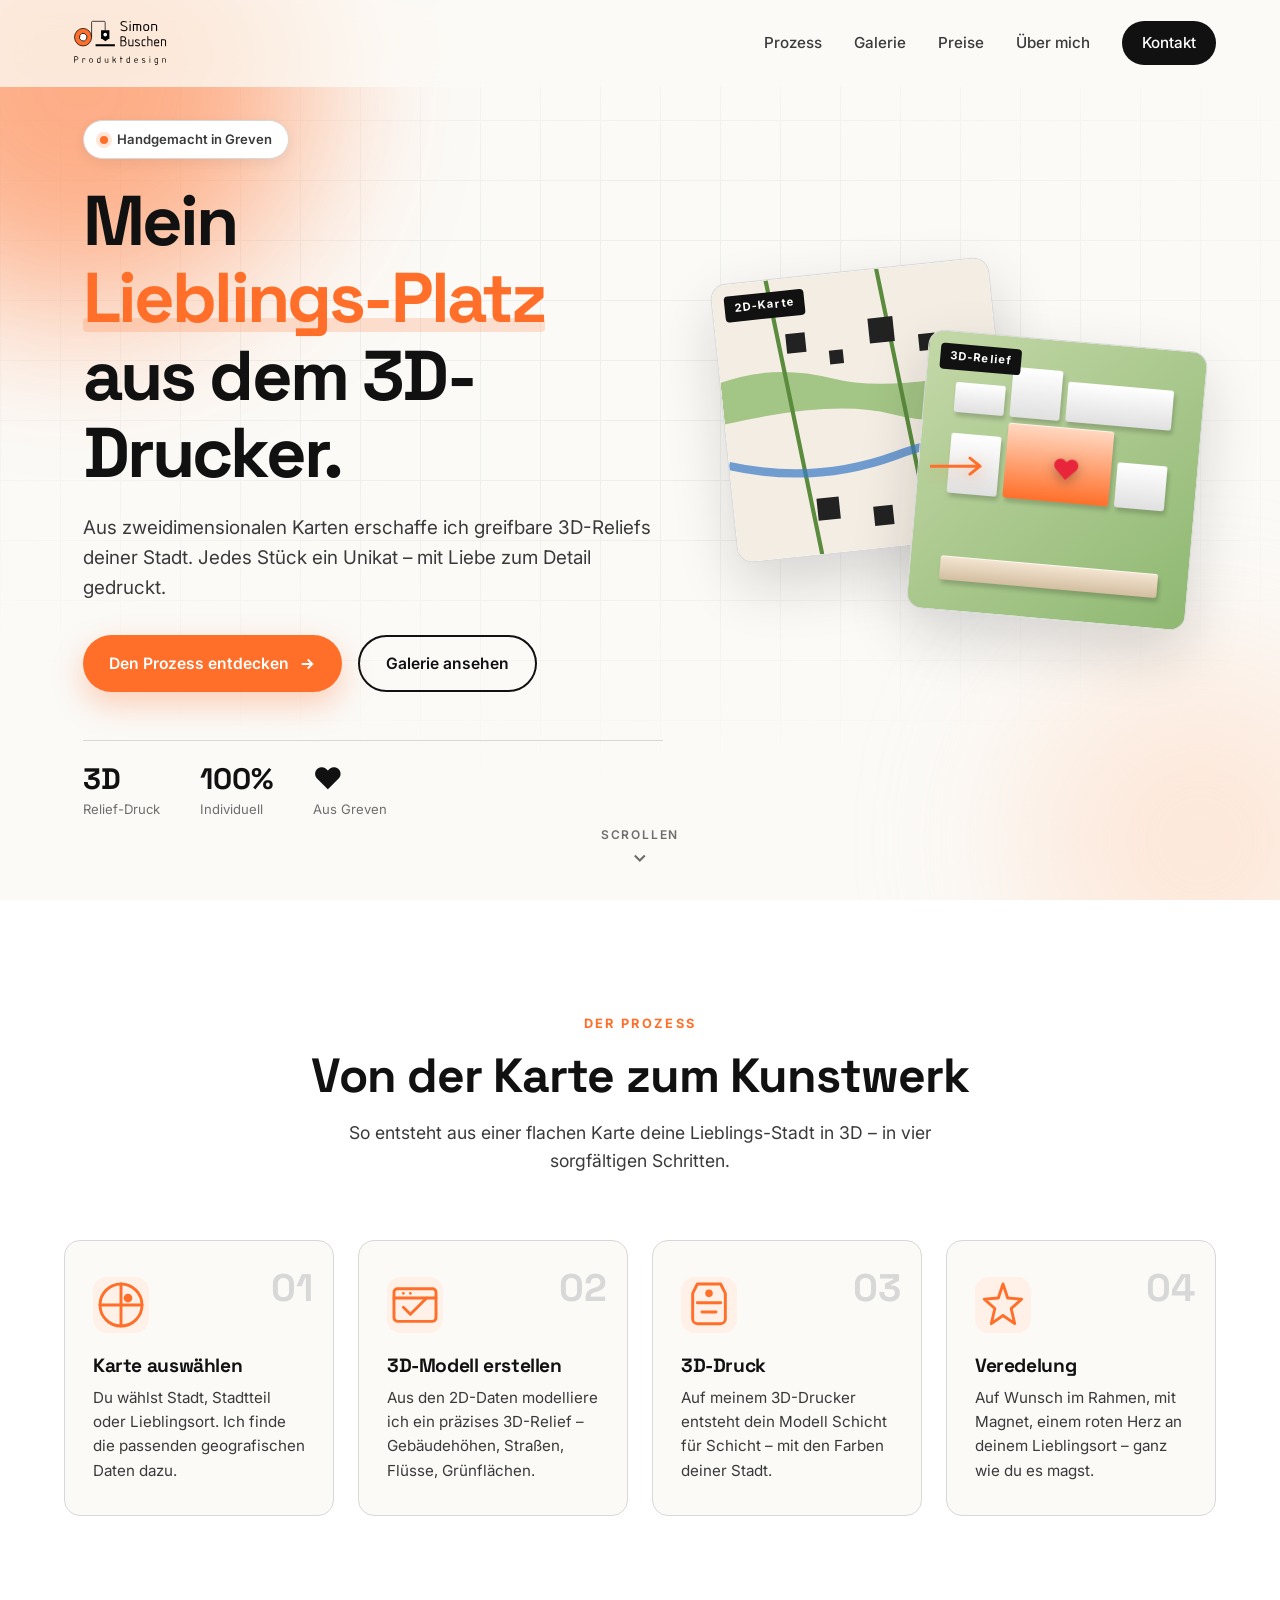
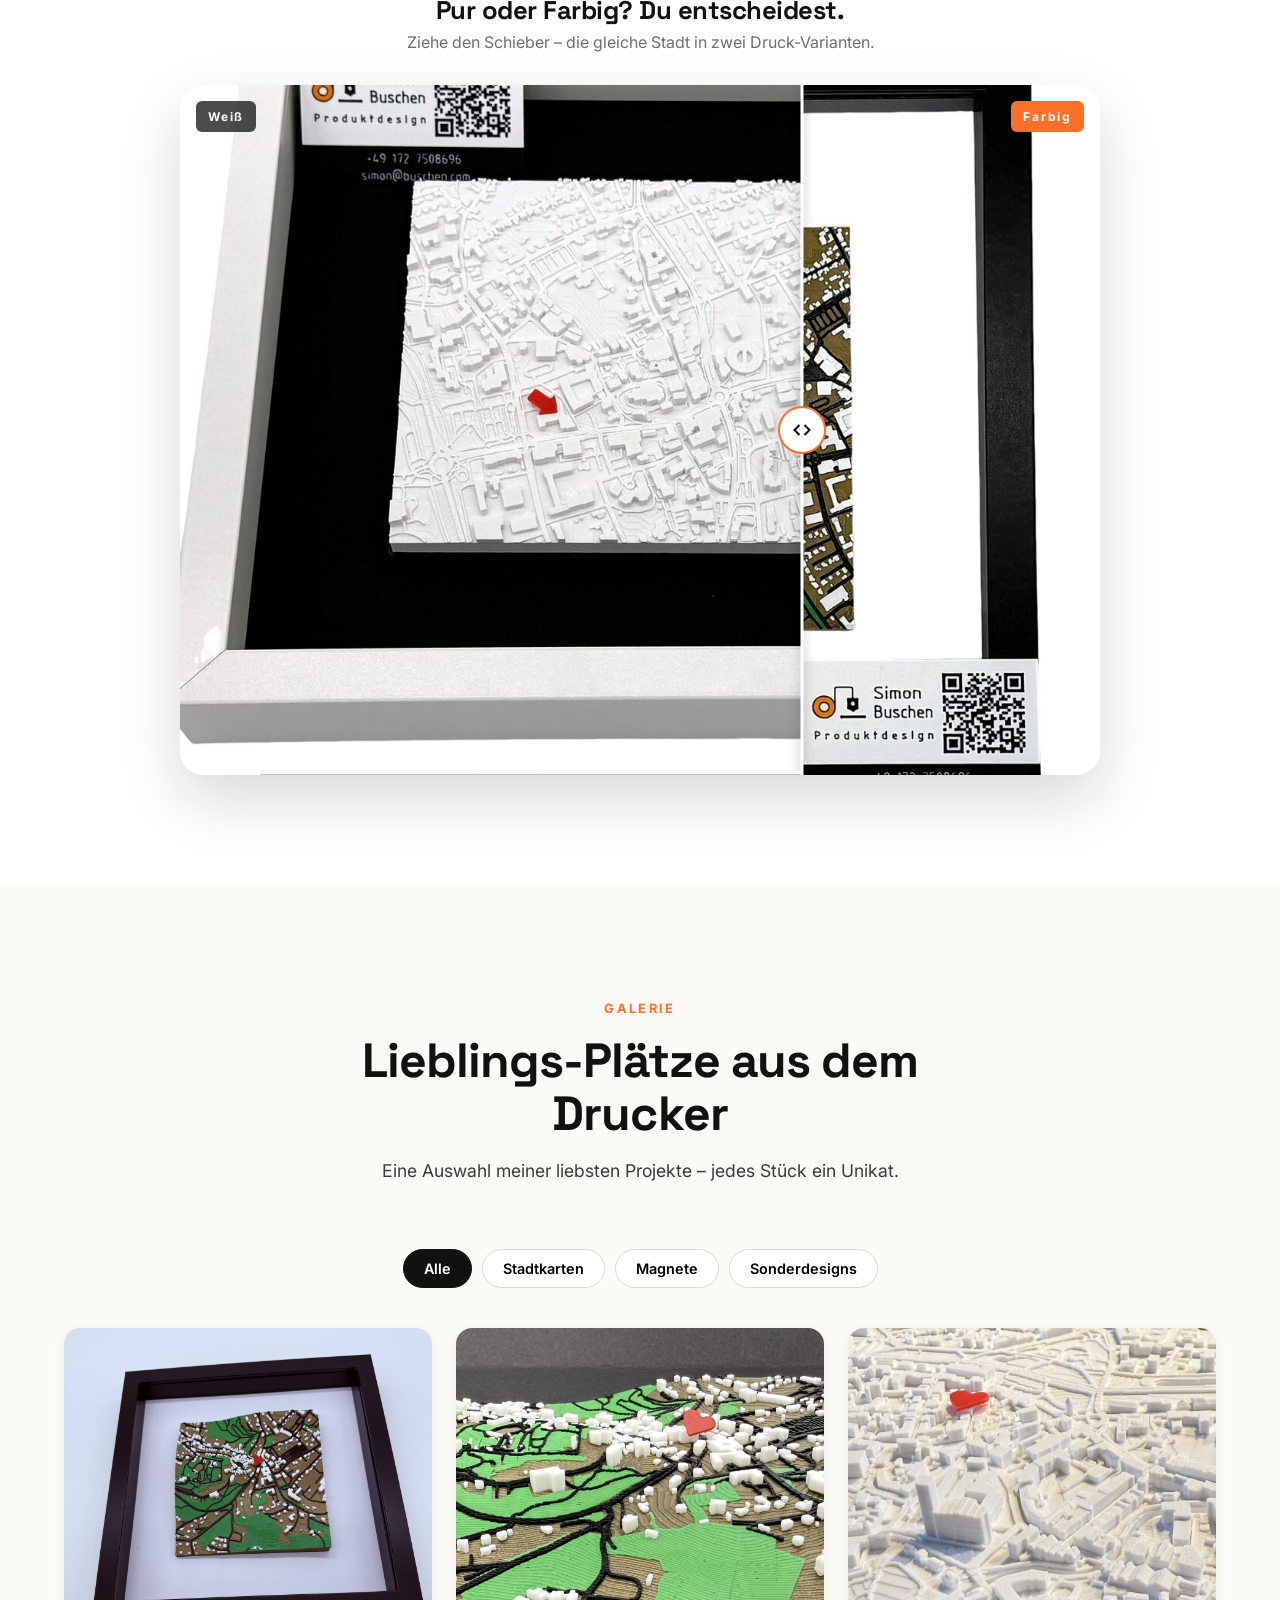
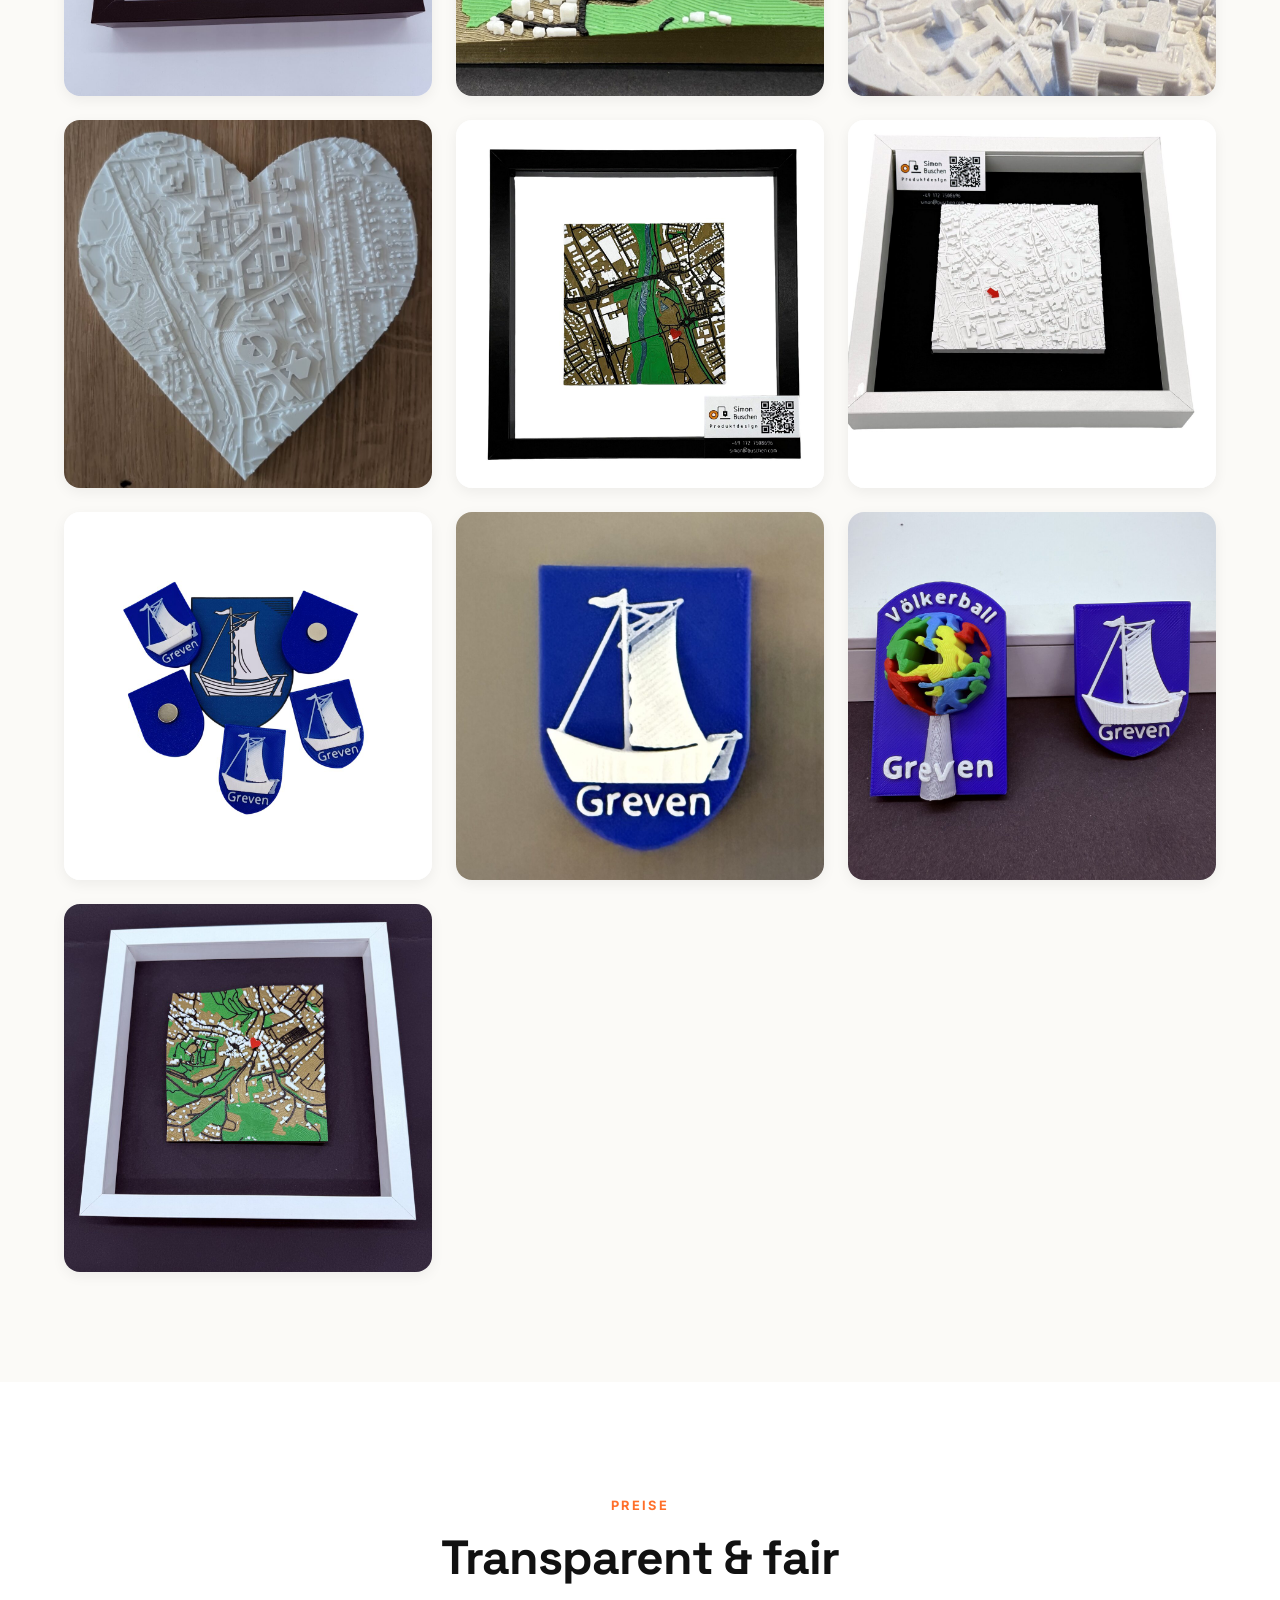
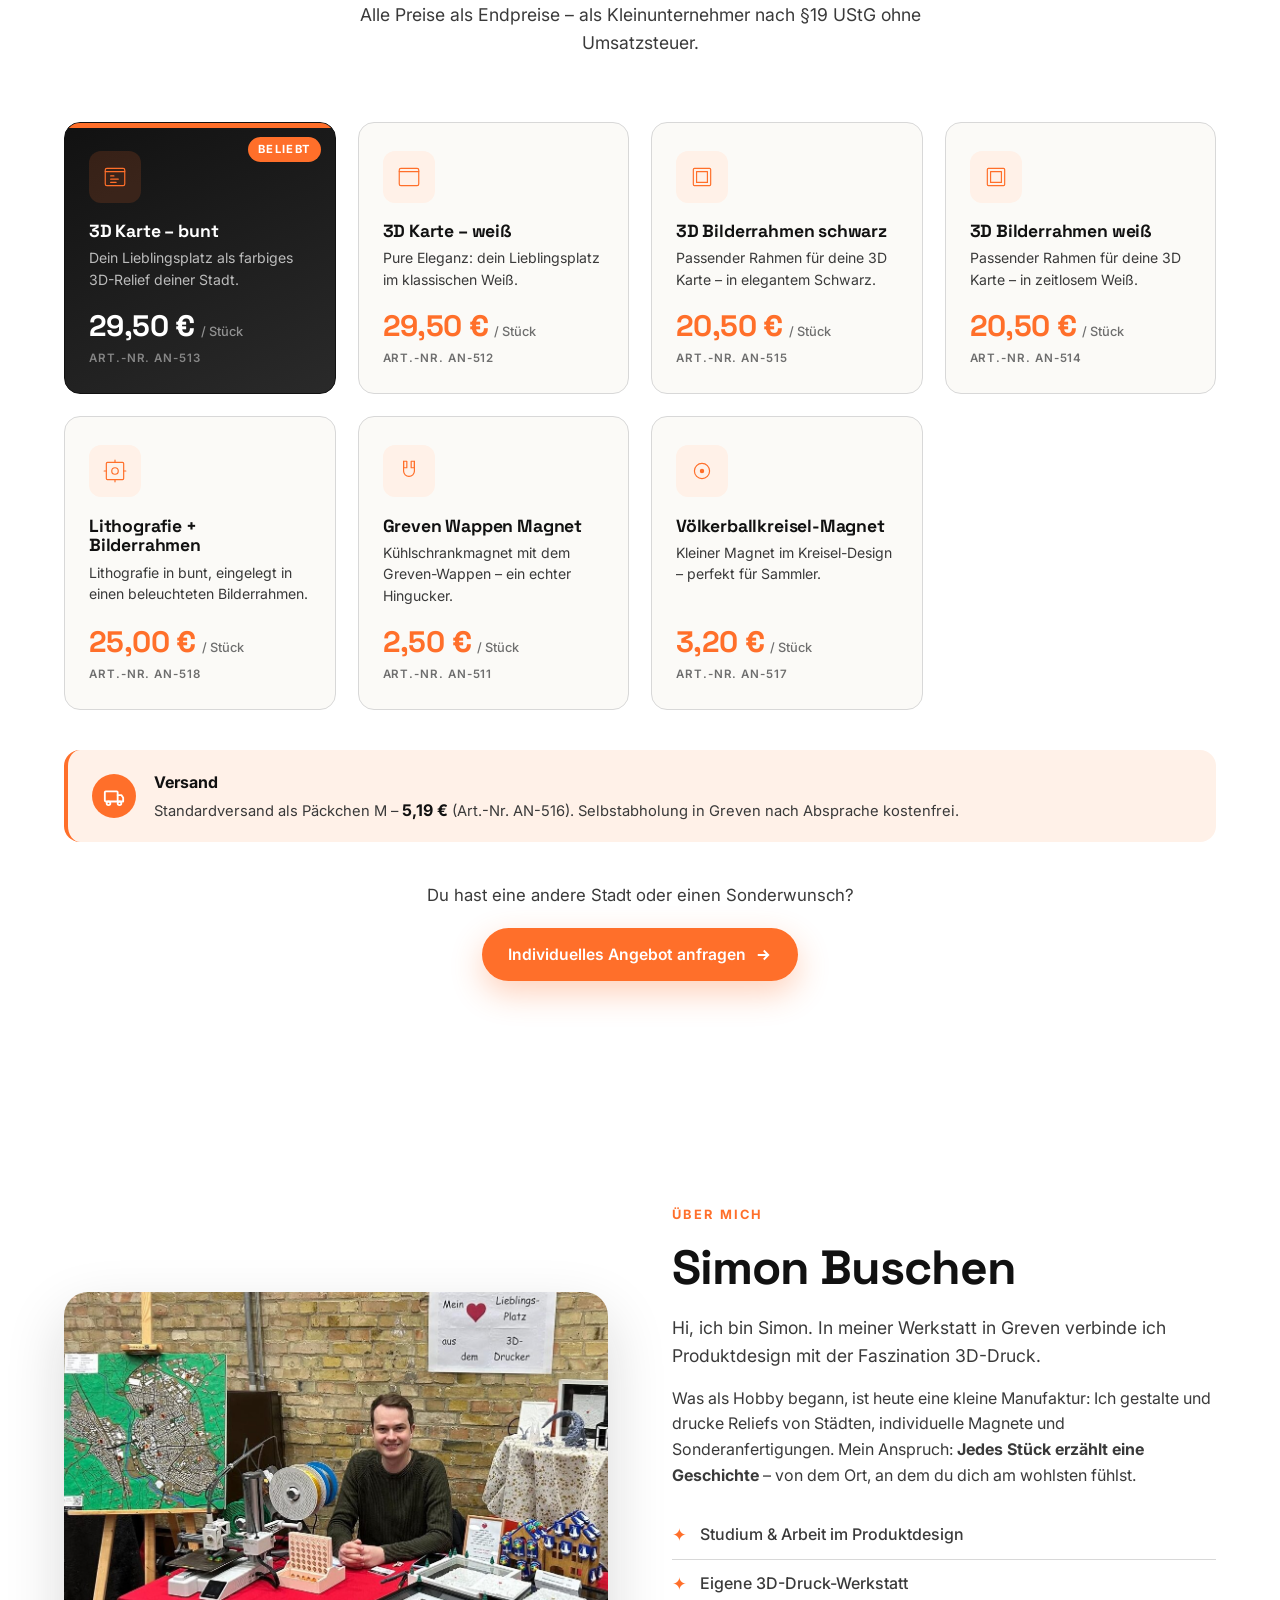
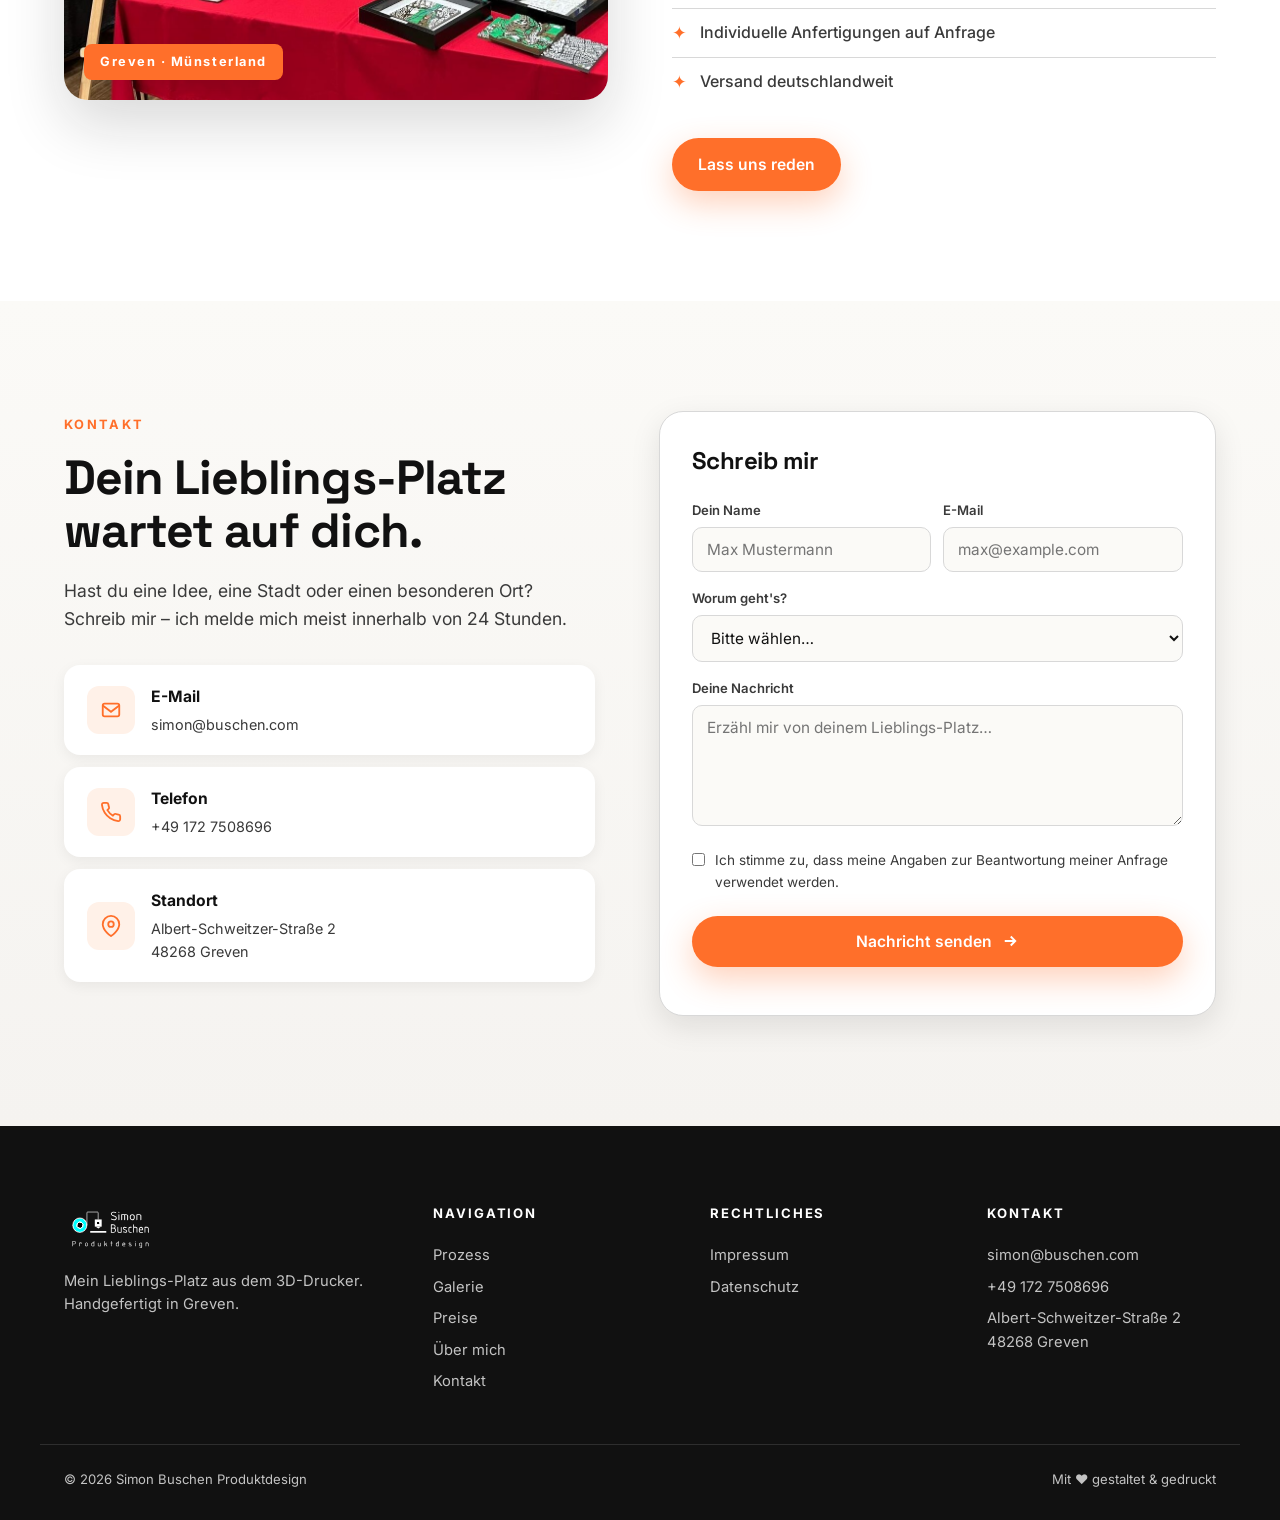
<file: index.html>
<!DOCTYPE html>
<html lang="de">
<head>
  <meta charset="UTF-8" />
  <meta name="viewport" content="width=device-width, initial-scale=1.0" />
  <title>Simon Buschen Produktdesign – Mein Lieblings-Platz aus dem 3D-Drucker</title>
  <meta name="description" content="Aus 2D-Karten werden einzigartige 3D-gedruckte Reliefs deiner Lieblings-Stadt. Personalisierte Magnete, gerahmte Stadtkarten und individuelle Produktdesigns aus Greven." />
  <meta name="theme-color" content="#ff6f2a" />
  <meta property="og:title" content="Simon Buschen Produktdesign" />
  <meta property="og:description" content="Mein Lieblings-Platz aus dem 3D-Drucker – einzigartige 3D-Reliefs deiner Stadt." />
  <meta property="og:image" content="images/tecklenburg-rahmen.jpg" />
  <meta property="og:type" content="website" />
  <link rel="icon" type="image/png" href="images/logo-icon.png" />
  <link rel="apple-touch-icon" href="images/logo-icon.png" />
  <link rel="preconnect" href="https://fonts.googleapis.com" />
  <link rel="preconnect" href="https://fonts.gstatic.com" crossorigin />
  <link href="https://fonts.googleapis.com/css2?family=Inter:wght@400;500;600;700;800;900&family=Space+Grotesk:wght@500;700&display=swap" rel="stylesheet" />
  <link rel="stylesheet" href="styles.css" />
</head>
<body>
  <!-- ============= NAVIGATION ============= -->
  <header class="nav" id="nav">
    <div class="container nav-inner">
      <a href="#top" class="nav-logo" aria-label="Simon Buschen Produktdesign – Startseite">
        <img class="logo-full" src="images/logo.svg" alt="Simon Buschen Produktdesign" />
        <img class="logo-mark" src="images/logo-icon.svg" alt="Simon Buschen Produktdesign" />
      </a>
      <nav class="nav-links" aria-label="Hauptnavigation">
        <a href="#prozess">Prozess</a>
        <a href="#galerie">Galerie</a>
        <a href="#preise">Preise</a>
        <a href="#ueber-mich">Über mich</a>
        <a href="#kontakt" class="nav-cta">Kontakt</a>
      </nav>
      <button class="nav-toggle" id="navToggle" aria-label="Menü öffnen" aria-expanded="false">
        <span></span><span></span><span></span>
      </button>
    </div>
  </header>

  <!-- ============= HERO ============= -->
  <section class="hero" id="top">
    <div class="hero-bg" aria-hidden="true">
      <div class="grid-bg"></div>
      <div class="blob blob-1"></div>
      <div class="blob blob-2"></div>
    </div>

    <div class="container hero-inner">
      <div class="hero-text">
        <span class="hero-badge">
          <span class="dot"></span>
          Handgemacht in Greven
        </span>
        <h1 class="hero-title">
          Mein <span class="accent">Lieblings­-Platz</span><br />
          aus dem 3D-Drucker.
        </h1>
        <p class="hero-sub">
          Aus zweidimensionalen Karten erschaffe ich greifbare 3D-Reliefs deiner
          Stadt. Jedes Stück ein Unikat – mit Liebe zum Detail gedruckt.
        </p>
        <div class="hero-actions">
          <a href="#prozess" class="btn btn-primary">
            Den Prozess entdecken
            <svg viewBox="0 0 24 24" width="18" height="18" fill="none" stroke="currentColor" stroke-width="2.5"><path d="M5 12h14M13 6l6 6-6 6"/></svg>
          </a>
          <a href="#galerie" class="btn btn-ghost">Galerie ansehen</a>
        </div>
        <div class="hero-stats">
          <div><strong>3D</strong><span>Relief-Druck</span></div>
          <div><strong>100%</strong><span>Individuell</span></div>
          <div><strong>♥</strong><span>Aus Greven</span></div>
        </div>
      </div>

      <!-- Animated 2D→3D Visual -->
      <div class="hero-visual" aria-hidden="true">
        <div class="card-stack">
          <div class="card card-2d">
            <div class="card-label">2D-Karte</div>
            <svg viewBox="0 0 200 200" class="map-2d">
              <rect width="200" height="200" fill="#f4ede4"/>
              <path d="M0 70 Q40 60 80 75 T200 80 L200 110 Q160 120 120 105 T0 100 Z" fill="#a3c585"/>
              <path d="M40 0 L60 200 M120 0 L140 200" stroke="#5b8c3e" stroke-width="3" fill="none"/>
              <path d="M0 130 Q60 150 120 135 T200 140" stroke="#3a7bc8" stroke-width="6" fill="none" opacity="0.7"/>
              <rect x="50" y="40" width="14" height="14" fill="#222"/>
              <rect x="80" y="55" width="10" height="10" fill="#222"/>
              <rect x="110" y="35" width="18" height="18" fill="#222"/>
              <rect x="145" y="50" width="12" height="12" fill="#222"/>
              <rect x="60" y="160" width="16" height="16" fill="#222"/>
              <rect x="100" y="170" width="14" height="14" fill="#222"/>
              <rect x="140" y="155" width="20" height="14" fill="#222"/>
            </svg>
          </div>
          <div class="card card-3d">
            <div class="card-label">3D-Relief</div>
            <div class="relief">
              <div class="r r1"></div><div class="r r2"></div><div class="r r3"></div>
              <div class="r r4"></div><div class="r r5"></div><div class="r r6"></div>
              <div class="r r7"></div><div class="heart-pin">♥</div>
            </div>
          </div>
          <div class="arrow-anim">
            <svg viewBox="0 0 60 24" width="60" height="24"><path d="M0 12 H50 M40 4 L50 12 L40 20" fill="none" stroke="currentColor" stroke-width="3" stroke-linecap="round" stroke-linejoin="round"/></svg>
          </div>
        </div>
      </div>
    </div>

    <a href="#prozess" class="scroll-hint" aria-label="Nach unten scrollen">
      <span>scrollen</span>
      <svg viewBox="0 0 24 24" width="20" height="20" fill="none" stroke="currentColor" stroke-width="2.5"><path d="M6 9l6 6 6-6"/></svg>
    </a>
  </section>

  <!-- ============= PROZESS ============= -->
  <section class="section prozess" id="prozess">
    <div class="container">
      <div class="section-head">
        <span class="eyebrow">Der Prozess</span>
        <h2>Von der Karte zum Kunstwerk</h2>
        <p class="lead">
          So entsteht aus einer flachen Karte deine Lieblings-Stadt in 3D – in
          vier sorgfältigen Schritten.
        </p>
      </div>

      <ol class="steps">
        <li class="step" data-step="01">
          <div class="step-num">01</div>
          <div class="step-icon">
            <svg viewBox="0 0 48 48" fill="none" stroke="currentColor" stroke-width="2.5" stroke-linecap="round" stroke-linejoin="round"><circle cx="24" cy="24" r="18"/><path d="M24 6v36M6 24h36"/><circle cx="30" cy="18" r="2.5" fill="currentColor"/></svg>
          </div>
          <h3>Karte auswählen</h3>
          <p>Du wählst Stadt, Stadtteil oder Lieblingsort. Ich finde die passenden geografischen Daten dazu.</p>
        </li>
        <li class="step" data-step="02">
          <div class="step-num">02</div>
          <div class="step-icon">
            <svg viewBox="0 0 48 48" fill="none" stroke="currentColor" stroke-width="2.5" stroke-linecap="round" stroke-linejoin="round"><rect x="6" y="10" width="36" height="28" rx="3"/><path d="M6 18h36M14 14h.01M20 14h.01"/><path d="M14 26l6 6 14-14"/></svg>
          </div>
          <h3>3D-Modell erstellen</h3>
          <p>Aus den 2D-Daten modelliere ich ein präzises 3D-Relief – Gebäudehöhen, Straßen, Flüsse, Grünflächen.</p>
        </li>
        <li class="step" data-step="03">
          <div class="step-num">03</div>
          <div class="step-icon">
            <svg viewBox="0 0 48 48" fill="none" stroke="currentColor" stroke-width="2.5" stroke-linecap="round" stroke-linejoin="round"><path d="M14 6h20l4 8v22a4 4 0 0 1-4 4H14a4 4 0 0 1-4-4V14z"/><path d="M14 22h20M18 30h12"/><circle cx="24" cy="14" r="2" fill="currentColor"/></svg>
          </div>
          <h3>3D-Druck</h3>
          <p>Auf meinem 3D-Drucker entsteht dein Modell Schicht für Schicht – mit den Farben deiner Stadt.</p>
        </li>
        <li class="step" data-step="04">
          <div class="step-num">04</div>
          <div class="step-icon">
            <svg viewBox="0 0 48 48" fill="none" stroke="currentColor" stroke-width="2.5" stroke-linecap="round" stroke-linejoin="round"><path d="M24 6l4 12 12 1-9 8 3 13-10-7-10 7 3-13-9-8 12-1z"/></svg>
          </div>
          <h3>Veredelung</h3>
          <p>Auf Wunsch im Rahmen, mit Magnet, einem roten Herz an deinem Lieblingsort – ganz wie du es magst.</p>
        </li>
      </ol>

      <!-- Interaktiver Vorher/Nachher Slider -->
      <div class="compare-wrapper">
        <h3 class="compare-title">Pur oder Farbig? Du entscheidest.</h3>
        <p class="compare-sub">Ziehe den Schieber – die gleiche Stadt in zwei Druck-Varianten.</p>
        <div class="compare" id="compare">
          <img class="compare-after"  src="images/greven-hallenbad-farbig.jpg" alt="3D-gedruckte farbige Karte von Greven"/>
          <img class="compare-before" src="images/greven-hallenbad-weiss.jpg"  alt="3D-Karte in weiß ohne Farbe"/>
          <div class="compare-handle">
            <div class="compare-line"></div>
            <button class="compare-btn" type="button" aria-label="Vergleichen ziehen">
              <svg viewBox="0 0 24 24" width="20" height="20" fill="none" stroke="currentColor" stroke-width="2.5"><path d="M9 6l-6 6 6 6M15 6l6 6-6 6"/></svg>
            </button>
          </div>
          <div class="compare-tag tag-left">Weiß</div>
          <div class="compare-tag tag-right">Farbig</div>
        </div>
      </div>
    </div>
  </section>

  <!-- ============= GALERIE ============= -->
  <section class="section galerie" id="galerie">
    <div class="container">
      <div class="section-head">
        <span class="eyebrow">Galerie</span>
        <h2>Lieblings-Plätze aus dem Drucker</h2>
        <p class="lead">Eine Auswahl meiner liebsten Projekte – jedes Stück ein Unikat.</p>
      </div>

      <div class="filter-bar" role="tablist">
        <button class="chip active" data-filter="all" role="tab" aria-selected="true">Alle</button>
        <button class="chip" data-filter="karten" role="tab" aria-selected="false">Stadtkarten</button>
        <button class="chip" data-filter="magnete" role="tab" aria-selected="false">Magnete</button>
        <button class="chip" data-filter="design" role="tab" aria-selected="false">Sonderdesigns</button>
      </div>

      <div class="grid gallery" id="gallery">
        <figure class="card-img" data-cat="karten" data-img="images/tecklenburg-rahmen.jpg">
          <img src="images/tecklenburg-rahmen.jpg" alt="3D-gedruckte Karte von Tecklenburg im Rahmen" loading="lazy" />
          <figcaption><span>Tecklenburg im Rahmen</span><small>Gerahmtes Relief</small></figcaption>
        </figure>
        <figure class="card-img" data-cat="karten" data-img="images/tecklenburg-detail.jpg">
          <img src="images/tecklenburg-detail.jpg" alt="Detail Tecklenburg Relief" loading="lazy" />
          <figcaption><span>Tecklenburg Detail</span><small>Topografische Tiefen</small></figcaption>
        </figure>
        <figure class="card-img" data-cat="karten" data-img="images/muenster-rote-liebe.jpg">
          <img src="images/muenster-rote-liebe.jpg" alt="3D-Karte Münster mit rotem Herz" loading="lazy" />
          <figcaption><span>Münster – Rote Liebe</span><small>Mit Herz-Marker</small></figcaption>
        </figure>
        <figure class="card-img" data-cat="design" data-img="images/herz-weiss.jpg">
          <img src="images/herz-weiss.jpg" alt="Herzförmiges 3D-Relief einer Stadt" loading="lazy" />
          <figcaption><span>Herz-Karte</span><small>Sonderform</small></figcaption>
        </figure>
        <figure class="card-img" data-cat="karten" data-img="images/greven-hallenbad-farbig.jpg">
          <img src="images/greven-hallenbad-farbig.jpg" alt="Greven Hallenbad farbig" loading="lazy" />
          <figcaption><span>Greven – Hallenbad</span><small>Farbiges Relief</small></figcaption>
        </figure>
        <figure class="card-img" data-cat="karten" data-img="images/greven-hallenbad-weiss.jpg">
          <img src="images/greven-hallenbad-weiss.jpg" alt="Greven Hallenbad weiß" loading="lazy" />
          <figcaption><span>Greven – Weiß</span><small>Pures Relief</small></figcaption>
        </figure>
        <figure class="card-img" data-cat="magnete" data-img="images/greven-wappen-magnete.jpg">
          <img src="images/greven-wappen-magnete.jpg" alt="Greven Wappen Magnete" loading="lazy" />
          <figcaption><span>Greven Wappen</span><small>Kühlschrankmagnete</small></figcaption>
        </figure>
        <figure class="card-img" data-cat="magnete" data-img="images/greven-wappen-detail.jpg">
          <img src="images/greven-wappen-detail.jpg" alt="Greven Magnet Detail" loading="lazy" />
          <figcaption><span>Wappen Detail</span><small>Greven Emspünte</small></figcaption>
        </figure>
        <figure class="card-img" data-cat="magnete" data-img="images/kuehlschrank-magnete.jpg">
          <img src="images/kuehlschrank-magnete.jpg" alt="Kühlschrank-Magnete" loading="lazy" />
          <figcaption><span>Magnet-Auswahl</span><small>Verschiedene Designs</small></figcaption>
        </figure>
        <figure class="card-img" data-cat="karten" data-img="images/tecklenburg-rahmen2.jpg">
          <img src="images/tecklenburg-rahmen2.jpg" alt="Tecklenburg gerahmt Variante" loading="lazy" />
          <figcaption><span>Tecklenburg</span><small>Variante</small></figcaption>
        </figure>
      </div>
    </div>
  </section>

  <!-- Lightbox -->
  <div class="lightbox" id="lightbox" hidden>
    <button class="lb-close" aria-label="Schließen">×</button>
    <button class="lb-prev" aria-label="Vorheriges Bild">‹</button>
    <img class="lb-img" alt="" />
    <button class="lb-next" aria-label="Nächstes Bild">›</button>
  </div>

  <!-- ============= PREISE ============= -->
  <section class="section preise" id="preise">
    <div class="container">
      <div class="section-head">
        <span class="eyebrow">Preise</span>
        <h2>Transparent &amp; fair</h2>
        <p class="lead">Alle Preise als Endpreise – als Kleinunternehmer nach §19 UStG ohne Umsatzsteuer.</p>
      </div>

      <div class="preise-grid">

        <!-- 3D Karten - Highlight -->
        <article class="preis-card preis-feature">
          <span class="preis-tag">Beliebt</span>
          <div class="preis-icon">
            <svg viewBox="0 0 48 48" fill="none" stroke="currentColor" stroke-width="2.2" stroke-linecap="round" stroke-linejoin="round"><rect x="6" y="8" width="36" height="32" rx="3"/><path d="M6 14h36M16 22h6M16 28h14M16 34h10"/></svg>
          </div>
          <h3>3D Karte – bunt</h3>
          <p>Dein Lieblingsplatz als farbiges 3D-Relief deiner Stadt.</p>
          <div class="preis-row">
            <span class="preis-amount">29,50 €</span>
            <span class="preis-unit">/ Stück</span>
          </div>
          <span class="preis-art">Art.-Nr. AN-513</span>
        </article>

        <article class="preis-card">
          <div class="preis-icon">
            <svg viewBox="0 0 48 48" fill="none" stroke="currentColor" stroke-width="2.2" stroke-linecap="round" stroke-linejoin="round"><rect x="6" y="8" width="36" height="32" rx="3"/><path d="M6 14h36"/></svg>
          </div>
          <h3>3D Karte – weiß</h3>
          <p>Pure Eleganz: dein Lieblingsplatz im klassischen Weiß.</p>
          <div class="preis-row">
            <span class="preis-amount">29,50 €</span>
            <span class="preis-unit">/ Stück</span>
          </div>
          <span class="preis-art">Art.-Nr. AN-512</span>
        </article>

        <!-- Bilderrahmen -->
        <article class="preis-card">
          <div class="preis-icon">
            <svg viewBox="0 0 48 48" fill="none" stroke="currentColor" stroke-width="2.2" stroke-linecap="round" stroke-linejoin="round"><rect x="8" y="8" width="32" height="32" rx="2"/><rect x="14" y="14" width="20" height="20"/></svg>
          </div>
          <h3>3D Bilderrahmen schwarz</h3>
          <p>Passender Rahmen für deine 3D Karte – in elegantem Schwarz.</p>
          <div class="preis-row">
            <span class="preis-amount">20,50 €</span>
            <span class="preis-unit">/ Stück</span>
          </div>
          <span class="preis-art">Art.-Nr. AN-515</span>
        </article>

        <article class="preis-card">
          <div class="preis-icon">
            <svg viewBox="0 0 48 48" fill="none" stroke="currentColor" stroke-width="2.2" stroke-linecap="round" stroke-linejoin="round"><rect x="8" y="8" width="32" height="32" rx="2"/><rect x="14" y="14" width="20" height="20"/></svg>
          </div>
          <h3>3D Bilderrahmen weiß</h3>
          <p>Passender Rahmen für deine 3D Karte – in zeitlosem Weiß.</p>
          <div class="preis-row">
            <span class="preis-amount">20,50 €</span>
            <span class="preis-unit">/ Stück</span>
          </div>
          <span class="preis-art">Art.-Nr. AN-514</span>
        </article>

        <!-- Lithografie -->
        <article class="preis-card">
          <div class="preis-icon">
            <svg viewBox="0 0 48 48" fill="none" stroke="currentColor" stroke-width="2.2" stroke-linecap="round" stroke-linejoin="round"><rect x="8" y="8" width="32" height="32" rx="2"/><circle cx="24" cy="24" r="6"/><path d="M24 4v4M24 40v4M4 24h4M40 24h4"/></svg>
          </div>
          <h3>Lithografie + Bilderrahmen</h3>
          <p>Lithografie in bunt, eingelegt in einen beleuchteten Bilderrahmen.</p>
          <div class="preis-row">
            <span class="preis-amount">25,00 €</span>
            <span class="preis-unit">/ Stück</span>
          </div>
          <span class="preis-art">Art.-Nr. AN-518</span>
        </article>

        <!-- Magnete -->
        <article class="preis-card">
          <div class="preis-icon">
            <svg viewBox="0 0 48 48" fill="none" stroke="currentColor" stroke-width="2.2" stroke-linecap="round" stroke-linejoin="round"><path d="M14 6v18a10 10 0 0 0 20 0V6"/><path d="M14 6h6v12h-6zM28 6h6v12h-6z"/></svg>
          </div>
          <h3>Greven Wappen Magnet</h3>
          <p>Kühlschrankmagnet mit dem Greven-Wappen – ein echter Hingucker.</p>
          <div class="preis-row">
            <span class="preis-amount">2,50 €</span>
            <span class="preis-unit">/ Stück</span>
          </div>
          <span class="preis-art">Art.-Nr. AN-511</span>
        </article>

        <article class="preis-card">
          <div class="preis-icon">
            <svg viewBox="0 0 48 48" fill="none" stroke="currentColor" stroke-width="2.2" stroke-linecap="round" stroke-linejoin="round"><circle cx="24" cy="24" r="14"/><circle cx="24" cy="24" r="3" fill="currentColor"/></svg>
          </div>
          <h3>Völkerballkreisel-Magnet</h3>
          <p>Kleiner Magnet im Kreisel-Design – perfekt für Sammler.</p>
          <div class="preis-row">
            <span class="preis-amount">3,20 €</span>
            <span class="preis-unit">/ Stück</span>
          </div>
          <span class="preis-art">Art.-Nr. AN-517</span>
        </article>

      </div>

      <!-- Versand-Hinweis -->
      <div class="preise-note">
        <div class="preise-note-icon">
          <svg viewBox="0 0 24 24" fill="none" stroke="currentColor" stroke-width="2" stroke-linecap="round" stroke-linejoin="round"><rect x="2" y="7" width="14" height="11" rx="1"/><path d="M16 11h4l2 3v4h-6"/><circle cx="6" cy="20" r="2"/><circle cx="18" cy="20" r="2"/></svg>
        </div>
        <div>
          <strong>Versand</strong>
          <span>Standardversand als Päckchen M – <strong>5,19 €</strong> (Art.-Nr. AN-516). Selbstabholung in Greven nach Absprache kostenfrei.</span>
        </div>
      </div>

      <!-- CTA -->
      <div class="preise-cta">
        <p>Du hast eine andere Stadt oder einen Sonderwunsch?</p>
        <a href="#kontakt" class="btn btn-primary">
          Individuelles Angebot anfragen
          <svg viewBox="0 0 24 24" width="18" height="18" fill="none" stroke="currentColor" stroke-width="2.5"><path d="M5 12h14M13 6l6 6-6 6"/></svg>
        </a>
      </div>

    </div>
  </section>

  <!-- ============= ÜBER MICH ============= -->
  <section class="section ueber" id="ueber-mich">
    <div class="container ueber-grid">
      <div class="ueber-img">
        <img src="images/hero-simon-stand.jpg" alt="Simon Buschen an seinem Stand auf dem Weihnachtsmarkt" loading="lazy"/>
        <div class="ueber-img-tag">Greven · Münsterland</div>
      </div>
      <div class="ueber-text">
        <span class="eyebrow">Über mich</span>
        <h2>Simon Buschen</h2>
        <p class="lead">
          Hi, ich bin Simon. In meiner Werkstatt in Greven verbinde ich
          Produktdesign mit der Faszination 3D-Druck.
        </p>
        <p>
          Was als Hobby begann, ist heute eine kleine Manufaktur:
          Ich gestalte und drucke Reliefs von Städten, individuelle Magnete
          und Sonderanfertigungen. Mein Anspruch: <strong>Jedes Stück
          erzählt eine Geschichte</strong> – von dem Ort, an dem du dich am
          wohlsten fühlst.
        </p>
        <ul class="ueber-list">
          <li><span>✦</span>Studium &amp; Arbeit im Produktdesign</li>
          <li><span>✦</span>Eigene 3D-Druck-Werkstatt</li>
          <li><span>✦</span>Individuelle Anfertigungen auf Anfrage</li>
          <li><span>✦</span>Versand deutschlandweit</li>
        </ul>
        <a href="#kontakt" class="btn btn-primary">Lass uns reden</a>
      </div>
    </div>
  </section>

  <!-- ============= KONTAKT ============= -->
  <section class="section kontakt" id="kontakt">
    <div class="container kontakt-grid">
      <div class="kontakt-info">
        <span class="eyebrow">Kontakt</span>
        <h2>Dein Lieblings-Platz<br/>wartet auf dich.</h2>
        <p class="lead">
          Hast du eine Idee, eine Stadt oder einen besonderen Ort? Schreib mir
          – ich melde mich meist innerhalb von 24 Stunden.
        </p>
        <div class="kontakt-cards">
          <a class="kontakt-card" href="mailto:simon@buschen.com">
            <span class="kc-icon">
              <svg viewBox="0 0 24 24" fill="none" stroke="currentColor" stroke-width="2"><rect x="3" y="5" width="18" height="14" rx="2"/><path d="M3 7l9 7 9-7"/></svg>
            </span>
            <strong>E-Mail</strong>
            <span>simon@buschen.com</span>
          </a>
          <a class="kontakt-card" href="tel:+491727508696">
            <span class="kc-icon">
              <svg viewBox="0 0 24 24" fill="none" stroke="currentColor" stroke-width="2"><path d="M22 16.92v3a2 2 0 0 1-2.18 2 19.79 19.79 0 0 1-8.63-3.07 19.5 19.5 0 0 1-6-6 19.79 19.79 0 0 1-3.07-8.67A2 2 0 0 1 4.11 2h3a2 2 0 0 1 2 1.72c.13.96.36 1.9.7 2.81a2 2 0 0 1-.45 2.11L8.09 9.91a16 16 0 0 0 6 6l1.27-1.27a2 2 0 0 1 2.11-.45c.91.34 1.85.57 2.81.7A2 2 0 0 1 22 16.92z"/></svg>
            </span>
            <strong>Telefon</strong>
            <span>+49 172 7508696</span>
          </a>
          <div class="kontakt-card">
            <span class="kc-icon">
              <svg viewBox="0 0 24 24" fill="none" stroke="currentColor" stroke-width="2"><path d="M21 10c0 7-9 13-9 13s-9-6-9-13a9 9 0 0 1 18 0z"/><circle cx="12" cy="10" r="3"/></svg>
            </span>
            <strong>Standort</strong>
            <span>Albert-Schweitzer-Straße 2<br/>48268 Greven</span>
          </div>
        </div>
      </div>

      <form class="kontakt-form" id="contactForm" novalidate>
        <h3>Schreib mir</h3>
        <div class="row">
          <label>
            <span>Dein Name</span>
            <input type="text" name="name" required autocomplete="name" placeholder="Max Mustermann" />
          </label>
          <label>
            <span>E-Mail</span>
            <input type="email" name="email" required autocomplete="email" placeholder="max@example.com" />
          </label>
        </div>
        <label>
          <span>Worum geht's?</span>
          <select name="thema" required>
            <option value="" disabled selected>Bitte wählen…</option>
            <option>Individuelle 3D-Karte</option>
            <option>Magnete</option>
            <option>Sonderanfertigung</option>
            <option>Kooperation</option>
            <option>Sonstiges</option>
          </select>
        </label>
        <label>
          <span>Deine Nachricht</span>
          <textarea name="nachricht" rows="5" required placeholder="Erzähl mir von deinem Lieblings-Platz…"></textarea>
        </label>
        <label class="checkbox">
          <input type="checkbox" required />
          <span>Ich stimme zu, dass meine Angaben zur Beantwortung meiner Anfrage verwendet werden.</span>
        </label>
        <button type="submit" class="btn btn-primary btn-block">
          Nachricht senden
          <svg viewBox="0 0 24 24" width="18" height="18" fill="none" stroke="currentColor" stroke-width="2.5"><path d="M5 12h14M13 6l6 6-6 6"/></svg>
        </button>
        <p class="form-status" id="formStatus" aria-live="polite"></p>
      </form>
    </div>
  </section>

  <!-- ============= FOOTER ============= -->
  <footer class="footer">
    <div class="container footer-inner">
      <div class="footer-brand">
        <img src="images/logo.svg" alt="Simon Buschen Produktdesign" />
        <p>Mein Lieblings-Platz aus dem 3D-Drucker. Handgefertigt in Greven.</p>
      </div>
      <nav class="footer-nav" aria-label="Footer-Navigation">
        <h4>Navigation</h4>
        <a href="#prozess">Prozess</a>
        <a href="#galerie">Galerie</a>
        <a href="#preise">Preise</a>
        <a href="#ueber-mich">Über mich</a>
        <a href="#kontakt">Kontakt</a>
      </nav>
      <div class="footer-legal">
        <h4>Rechtliches</h4>
        <a href="impressum.html">Impressum</a>
        <a href="datenschutz.html">Datenschutz</a>
      </div>
      <div class="footer-contact">
        <h4>Kontakt</h4>
        <a href="mailto:simon@buschen.com">simon@buschen.com</a>
        <a href="tel:+491727508696">+49 172 7508696</a>
        <span>Albert-Schweitzer-Straße 2<br/>48268 Greven</span>
      </div>
    </div>
    <div class="container footer-bottom">
      <span>© <span id="year"></span> Simon Buschen Produktdesign</span>
      <span>Mit ♥ gestaltet &amp; gedruckt</span>
    </div>
  </footer>

  <script src="script.js"></script>
</body>
</html>
</file>
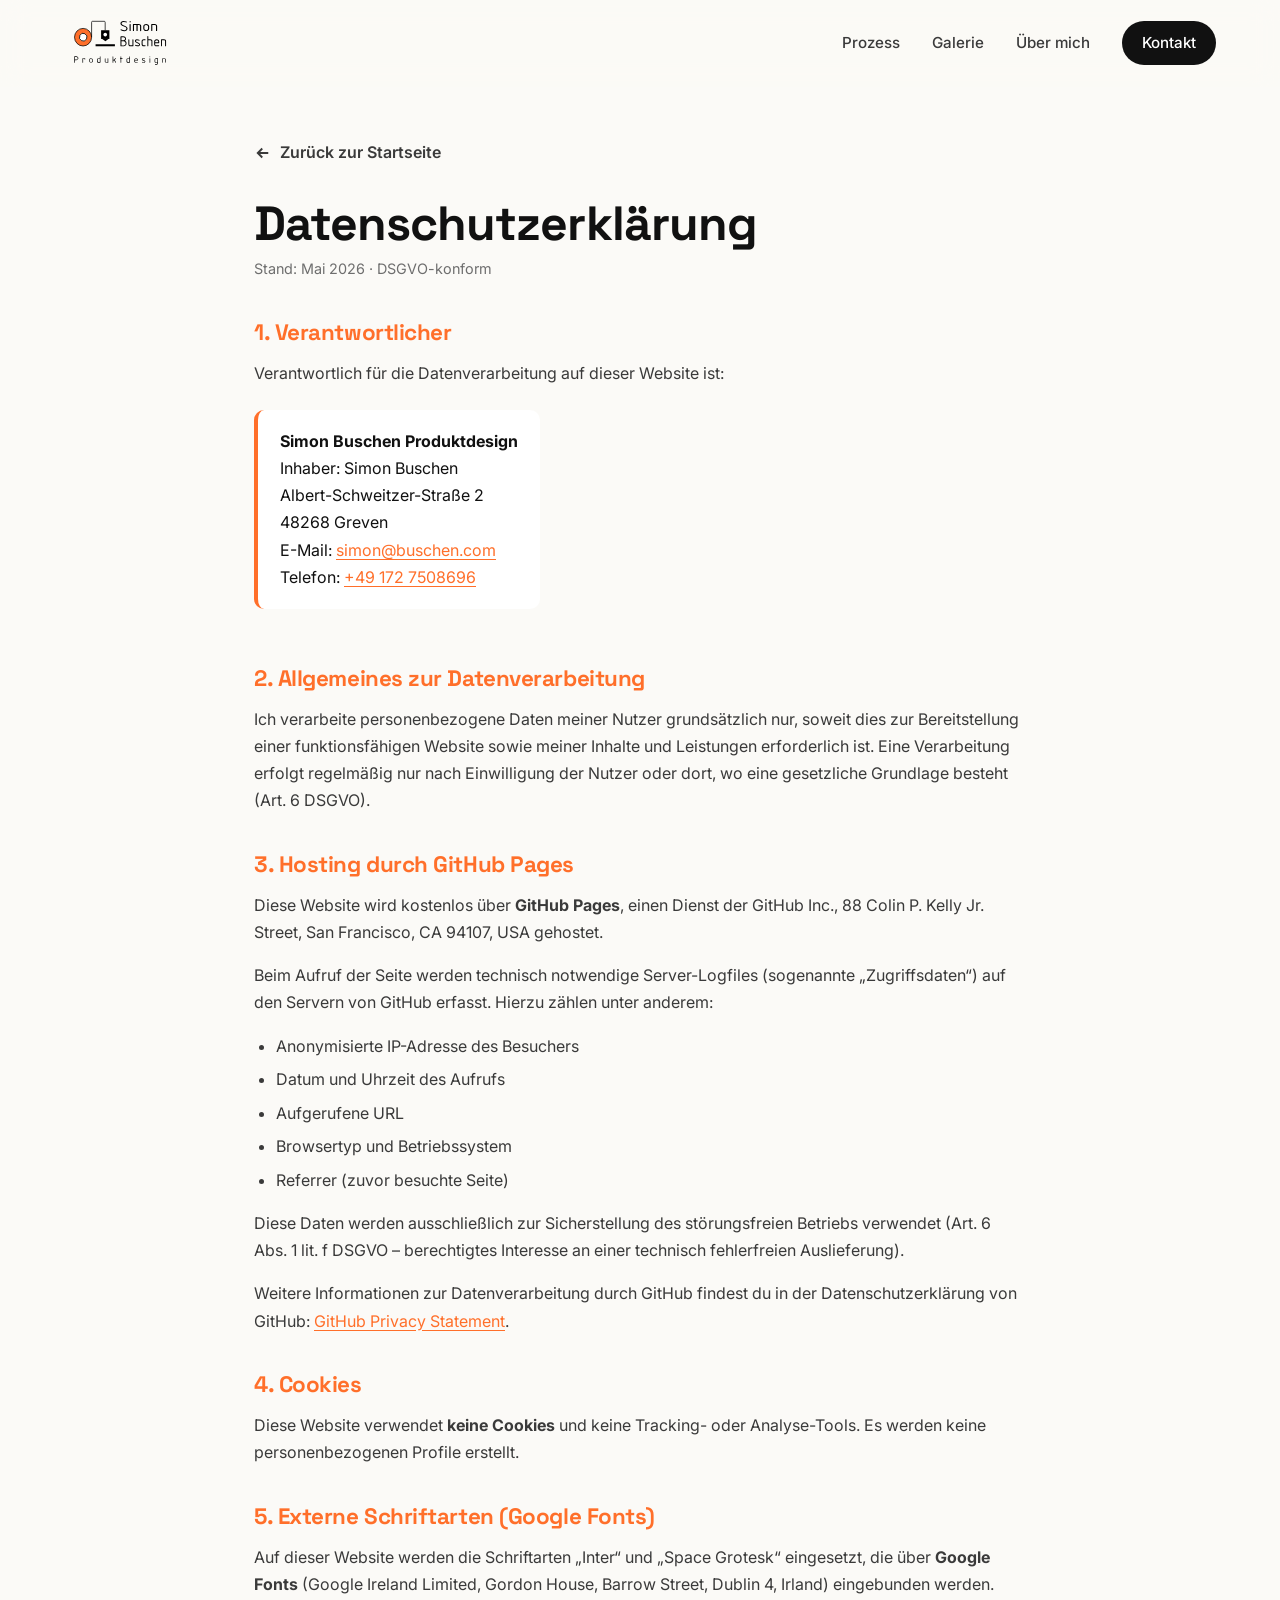
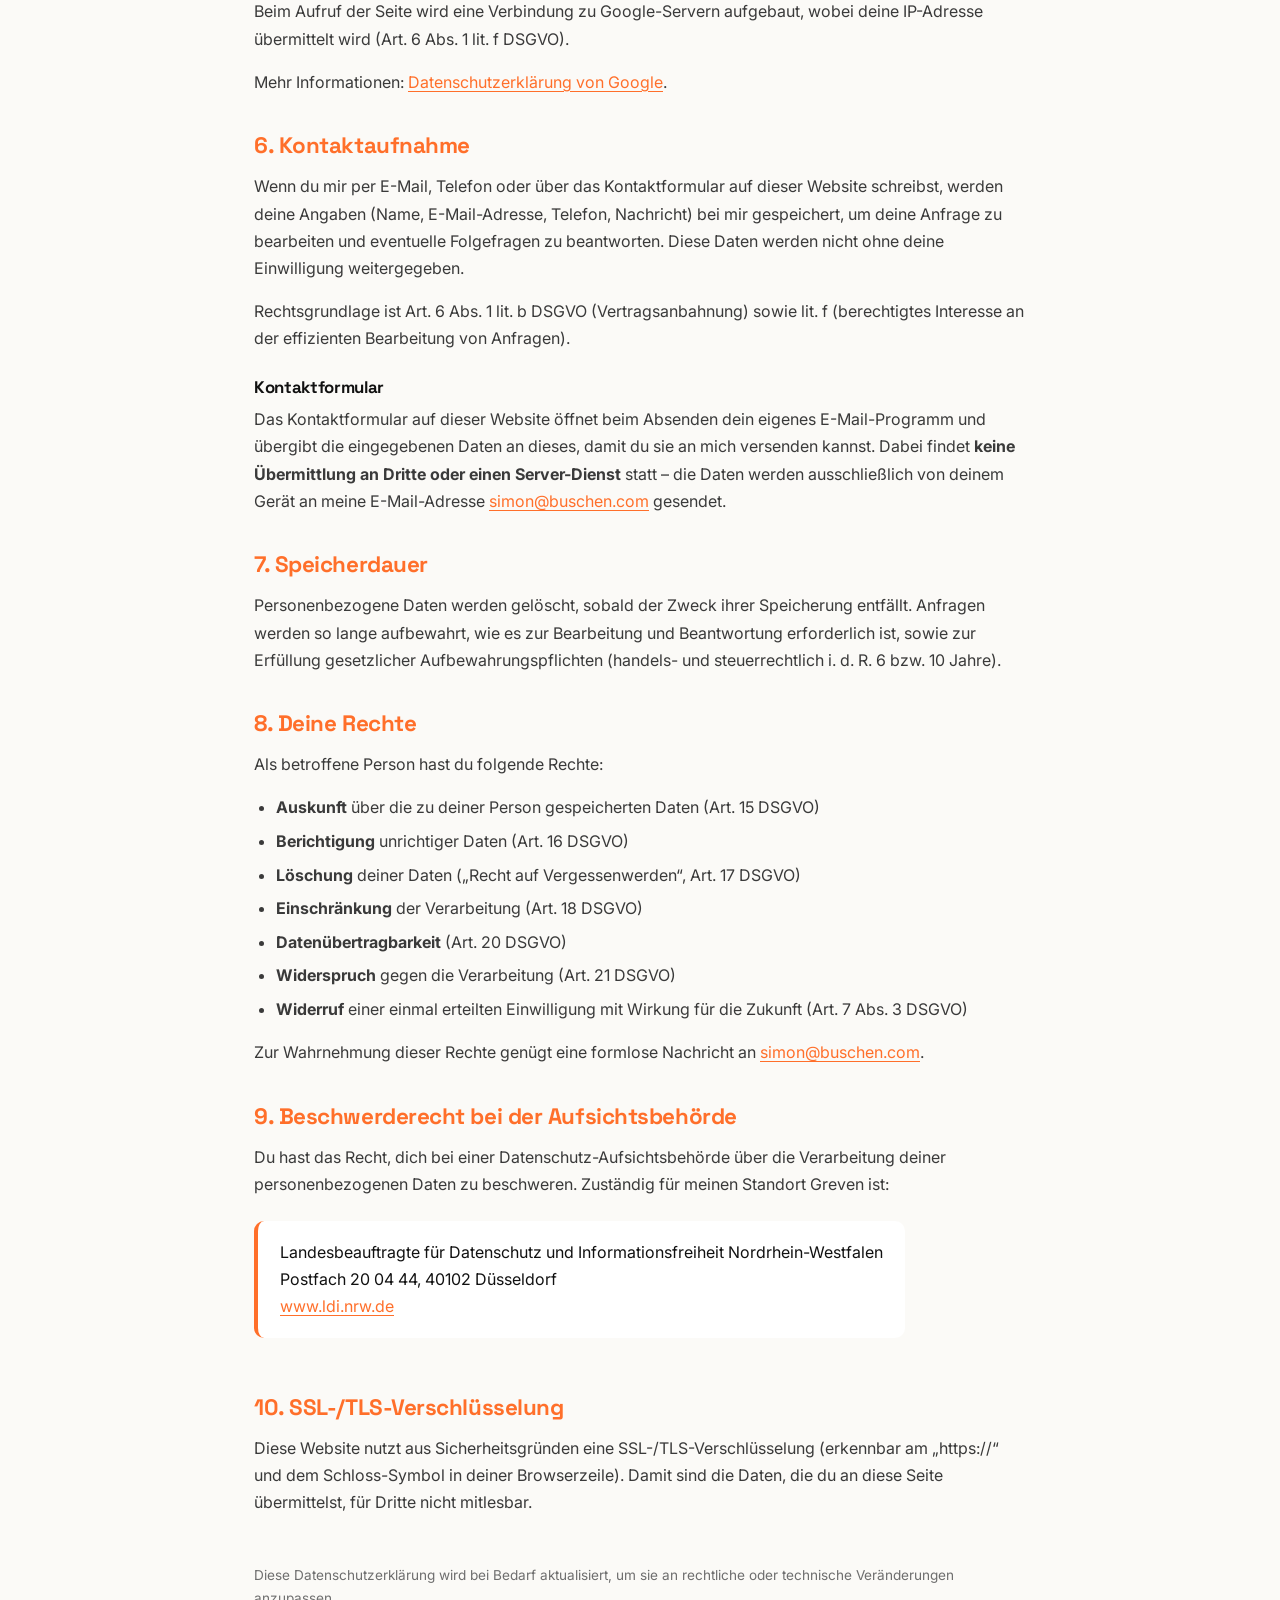
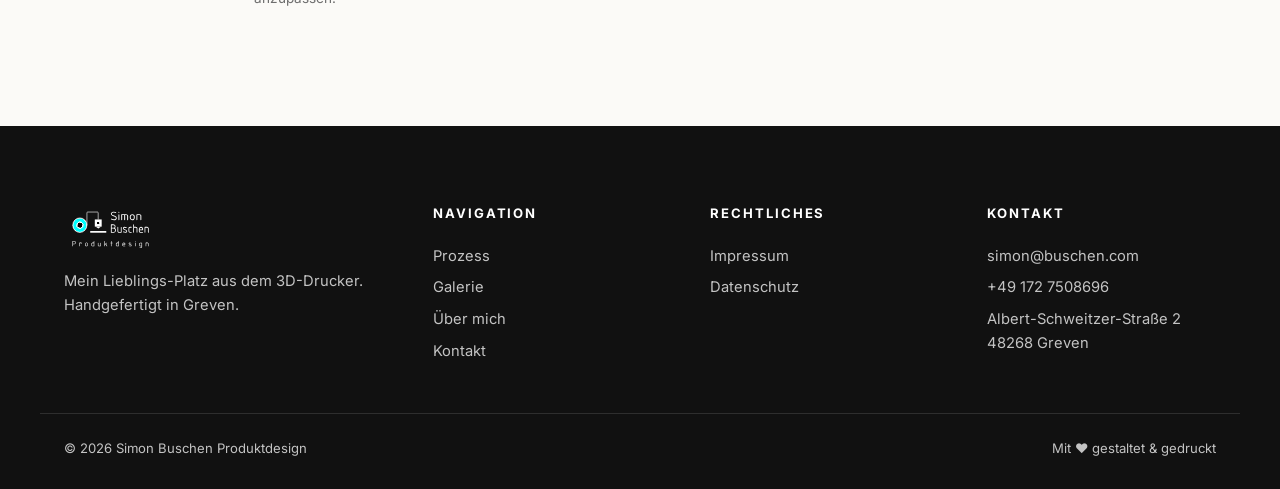
<file: datenschutz.html>
<!DOCTYPE html>
<html lang="de">
<head>
  <meta charset="UTF-8" />
  <meta name="viewport" content="width=device-width, initial-scale=1.0" />
  <title>Datenschutzerklärung – Simon Buschen Produktdesign</title>
  <meta name="description" content="Datenschutzerklärung von Simon Buschen Produktdesign nach DSGVO." />
  <meta name="theme-color" content="#ff6f2a" />
  <meta name="robots" content="index, follow" />
  <link rel="icon" type="image/png" href="images/logo-icon.png" />
  <link rel="preconnect" href="https://fonts.googleapis.com" />
  <link rel="preconnect" href="https://fonts.gstatic.com" crossorigin />
  <link href="https://fonts.googleapis.com/css2?family=Inter:wght@400;500;600;700;800;900&family=Space+Grotesk:wght@500;700&display=swap" rel="stylesheet" />
  <link rel="stylesheet" href="styles.css" />
</head>
<body>
  <header class="nav" id="nav">
    <div class="container nav-inner">
      <a href="index.html" class="nav-logo" aria-label="Simon Buschen Produktdesign – Startseite">
        <img class="logo-full" src="images/logo.svg" alt="Simon Buschen Produktdesign" />
        <img class="logo-mark" src="images/logo-icon.svg" alt="Simon Buschen Produktdesign" />
      </a>
      <nav class="nav-links" aria-label="Hauptnavigation">
        <a href="index.html#prozess">Prozess</a>
        <a href="index.html#galerie">Galerie</a>
        <a href="index.html#ueber-mich">Über mich</a>
        <a href="index.html#kontakt" class="nav-cta">Kontakt</a>
      </nav>
      <button class="nav-toggle" id="navToggle" aria-label="Menü öffnen" aria-expanded="false">
        <span></span><span></span><span></span>
      </button>
    </div>
  </header>

  <main class="legal">
    <div class="container">
      <a href="index.html" class="back-link">
        <svg viewBox="0 0 24 24" width="18" height="18" fill="none" stroke="currentColor" stroke-width="2.5"><path d="M19 12H5M11 18l-6-6 6-6"/></svg>
        Zurück zur Startseite
      </a>

      <h1>Datenschutzerklärung</h1>
      <p class="updated">Stand: Mai 2026 · DSGVO-konform</p>

      <h2>1. Verantwortlicher</h2>
      <p>Verantwortlich für die Datenverarbeitung auf dieser Website ist:</p>
      <address>
        <strong>Simon Buschen Produktdesign</strong><br/>
        Inhaber: Simon Buschen<br/>
        Albert-Schweitzer-Straße 2<br/>
        48268 Greven<br/>
        E-Mail: <a href="mailto:simon@buschen.com">simon@buschen.com</a><br/>
        Telefon: <a href="tel:+491727508696">+49 172 7508696</a>
      </address>

      <h2>2. Allgemeines zur Datenverarbeitung</h2>
      <p>
        Ich verarbeite personenbezogene Daten meiner Nutzer grundsätzlich nur,
        soweit dies zur Bereitstellung einer funktionsfähigen Website sowie
        meiner Inhalte und Leistungen erforderlich ist. Eine Verarbeitung
        erfolgt regelmäßig nur nach Einwilligung der Nutzer oder dort, wo eine
        gesetzliche Grundlage besteht (Art. 6 DSGVO).
      </p>

      <h2>3. Hosting durch GitHub Pages</h2>
      <p>
        Diese Website wird kostenlos über <strong>GitHub Pages</strong>, einen
        Dienst der GitHub Inc., 88 Colin P. Kelly Jr. Street, San Francisco, CA
        94107, USA gehostet.
      </p>
      <p>
        Beim Aufruf der Seite werden technisch notwendige Server-Logfiles
        (sogenannte „Zugriffsdaten“) auf den Servern von GitHub erfasst.
        Hierzu zählen unter anderem:
      </p>
      <ul>
        <li>Anonymisierte IP-Adresse des Besuchers</li>
        <li>Datum und Uhrzeit des Aufrufs</li>
        <li>Aufgerufene URL</li>
        <li>Browsertyp und Betriebssystem</li>
        <li>Referrer (zuvor besuchte Seite)</li>
      </ul>
      <p>
        Diese Daten werden ausschließlich zur Sicherstellung des störungsfreien
        Betriebs verwendet (Art. 6 Abs. 1 lit. f DSGVO – berechtigtes
        Interesse an einer technisch fehlerfreien Auslieferung).
      </p>
      <p>
        Weitere Informationen zur Datenverarbeitung durch GitHub findest du in
        der Datenschutzerklärung von GitHub:
        <a href="https://docs.github.com/de/site-policy/privacy-policies/github-general-privacy-statement" target="_blank" rel="noopener">GitHub Privacy Statement</a>.
      </p>

      <h2>4. Cookies</h2>
      <p>
        Diese Website verwendet <strong>keine Cookies</strong> und keine
        Tracking- oder Analyse-Tools. Es werden keine personenbezogenen Profile
        erstellt.
      </p>

      <h2>5. Externe Schriftarten (Google Fonts)</h2>
      <p>
        Auf dieser Website werden die Schriftarten „Inter“ und „Space Grotesk“
        eingesetzt, die über <strong>Google Fonts</strong> (Google Ireland
        Limited, Gordon House, Barrow Street, Dublin 4, Irland) eingebunden
        werden. Beim Aufruf der Seite wird eine Verbindung zu Google-Servern
        aufgebaut, wobei deine IP-Adresse übermittelt wird (Art. 6 Abs. 1
        lit. f DSGVO).
      </p>
      <p>
        Mehr Informationen:
        <a href="https://policies.google.com/privacy" target="_blank" rel="noopener">Datenschutzerklärung von Google</a>.
      </p>

      <h2>6. Kontaktaufnahme</h2>
      <p>
        Wenn du mir per E-Mail, Telefon oder über das Kontaktformular auf
        dieser Website schreibst, werden deine Angaben (Name, E-Mail-Adresse,
        Telefon, Nachricht) bei mir gespeichert, um deine Anfrage zu
        bearbeiten und eventuelle Folgefragen zu beantworten. Diese Daten
        werden nicht ohne deine Einwilligung weitergegeben.
      </p>
      <p>
        Rechtsgrundlage ist Art. 6 Abs. 1 lit. b DSGVO (Vertragsanbahnung)
        sowie lit. f (berechtigtes Interesse an der effizienten Bearbeitung
        von Anfragen).
      </p>
      <h3>Kontaktformular</h3>
      <p>
        Das Kontaktformular auf dieser Website öffnet beim Absenden dein
        eigenes E-Mail-Programm und übergibt die eingegebenen Daten an dieses,
        damit du sie an mich versenden kannst. Dabei findet <strong>keine
        Übermittlung an Dritte oder einen Server-Dienst</strong> statt – die
        Daten werden ausschließlich von deinem Gerät an meine
        E-Mail-Adresse <a href="mailto:simon@buschen.com">simon@buschen.com</a>
        gesendet.
      </p>

      <h2>7. Speicherdauer</h2>
      <p>
        Personenbezogene Daten werden gelöscht, sobald der Zweck ihrer
        Speicherung entfällt. Anfragen werden so lange aufbewahrt, wie es zur
        Bearbeitung und Beantwortung erforderlich ist, sowie zur Erfüllung
        gesetzlicher Aufbewahrungspflichten (handels- und steuerrechtlich
        i. d. R. 6 bzw. 10 Jahre).
      </p>

      <h2>8. Deine Rechte</h2>
      <p>Als betroffene Person hast du folgende Rechte:</p>
      <ul>
        <li><strong>Auskunft</strong> über die zu deiner Person gespeicherten Daten (Art. 15 DSGVO)</li>
        <li><strong>Berichtigung</strong> unrichtiger Daten (Art. 16 DSGVO)</li>
        <li><strong>Löschung</strong> deiner Daten („Recht auf Vergessenwerden“, Art. 17 DSGVO)</li>
        <li><strong>Einschränkung</strong> der Verarbeitung (Art. 18 DSGVO)</li>
        <li><strong>Datenübertragbarkeit</strong> (Art. 20 DSGVO)</li>
        <li><strong>Widerspruch</strong> gegen die Verarbeitung (Art. 21 DSGVO)</li>
        <li><strong>Widerruf</strong> einer einmal erteilten Einwilligung mit Wirkung für die Zukunft (Art. 7 Abs. 3 DSGVO)</li>
      </ul>
      <p>
        Zur Wahrnehmung dieser Rechte genügt eine formlose Nachricht an
        <a href="mailto:simon@buschen.com">simon@buschen.com</a>.
      </p>

      <h2>9. Beschwerderecht bei der Aufsichtsbehörde</h2>
      <p>
        Du hast das Recht, dich bei einer Datenschutz-Aufsichtsbehörde über die
        Verarbeitung deiner personenbezogenen Daten zu beschweren. Zuständig
        für meinen Standort Greven ist:
      </p>
      <address>
        Landesbeauftragte für Datenschutz und Informationsfreiheit
        Nordrhein-Westfalen<br/>
        Postfach 20 04 44, 40102 Düsseldorf<br/>
        <a href="https://www.ldi.nrw.de" target="_blank" rel="noopener">www.ldi.nrw.de</a>
      </address>

      <h2>10. SSL-/TLS-Verschlüsselung</h2>
      <p>
        Diese Website nutzt aus Sicherheitsgründen eine SSL-/TLS-Verschlüsselung
        (erkennbar am „https://“ und dem Schloss-Symbol in deiner Browserzeile).
        Damit sind die Daten, die du an diese Seite übermittelst, für Dritte
        nicht mitlesbar.
      </p>

      <p style="margin-top:3rem; font-size:.85rem; color:var(--gray-500);">
        Diese Datenschutzerklärung wird bei Bedarf aktualisiert, um sie an
        rechtliche oder technische Veränderungen anzupassen.
      </p>
    </div>
  </main>

  <footer class="footer">
    <div class="container footer-inner">
      <div class="footer-brand">
        <img src="images/logo.svg" alt="Simon Buschen Produktdesign" />
        <p>Mein Lieblings-Platz aus dem 3D-Drucker. Handgefertigt in Greven.</p>
      </div>
      <nav class="footer-nav" aria-label="Footer-Navigation">
        <h4>Navigation</h4>
        <a href="index.html#prozess">Prozess</a>
        <a href="index.html#galerie">Galerie</a>
        <a href="index.html#ueber-mich">Über mich</a>
        <a href="index.html#kontakt">Kontakt</a>
      </nav>
      <div class="footer-legal">
        <h4>Rechtliches</h4>
        <a href="impressum.html">Impressum</a>
        <a href="datenschutz.html">Datenschutz</a>
      </div>
      <div class="footer-contact">
        <h4>Kontakt</h4>
        <a href="mailto:simon@buschen.com">simon@buschen.com</a>
        <a href="tel:+491727508696">+49 172 7508696</a>
        <span>Albert-Schweitzer-Straße 2<br/>48268 Greven</span>
      </div>
    </div>
    <div class="container footer-bottom">
      <span>© <span id="year"></span> Simon Buschen Produktdesign</span>
      <span>Mit ♥ gestaltet &amp; gedruckt</span>
    </div>
  </footer>

  <script>
    document.getElementById('year').textContent = new Date().getFullYear();
    const nav = document.getElementById('nav');
    window.addEventListener('scroll', () => nav.classList.toggle('scrolled', window.scrollY > 30), { passive: true });
    const t = document.getElementById('navToggle');
    t?.addEventListener('click', () => {
      const open = nav.classList.toggle('open');
      t.setAttribute('aria-expanded', open);
    });
  </script>
</body>
</html>
</file>
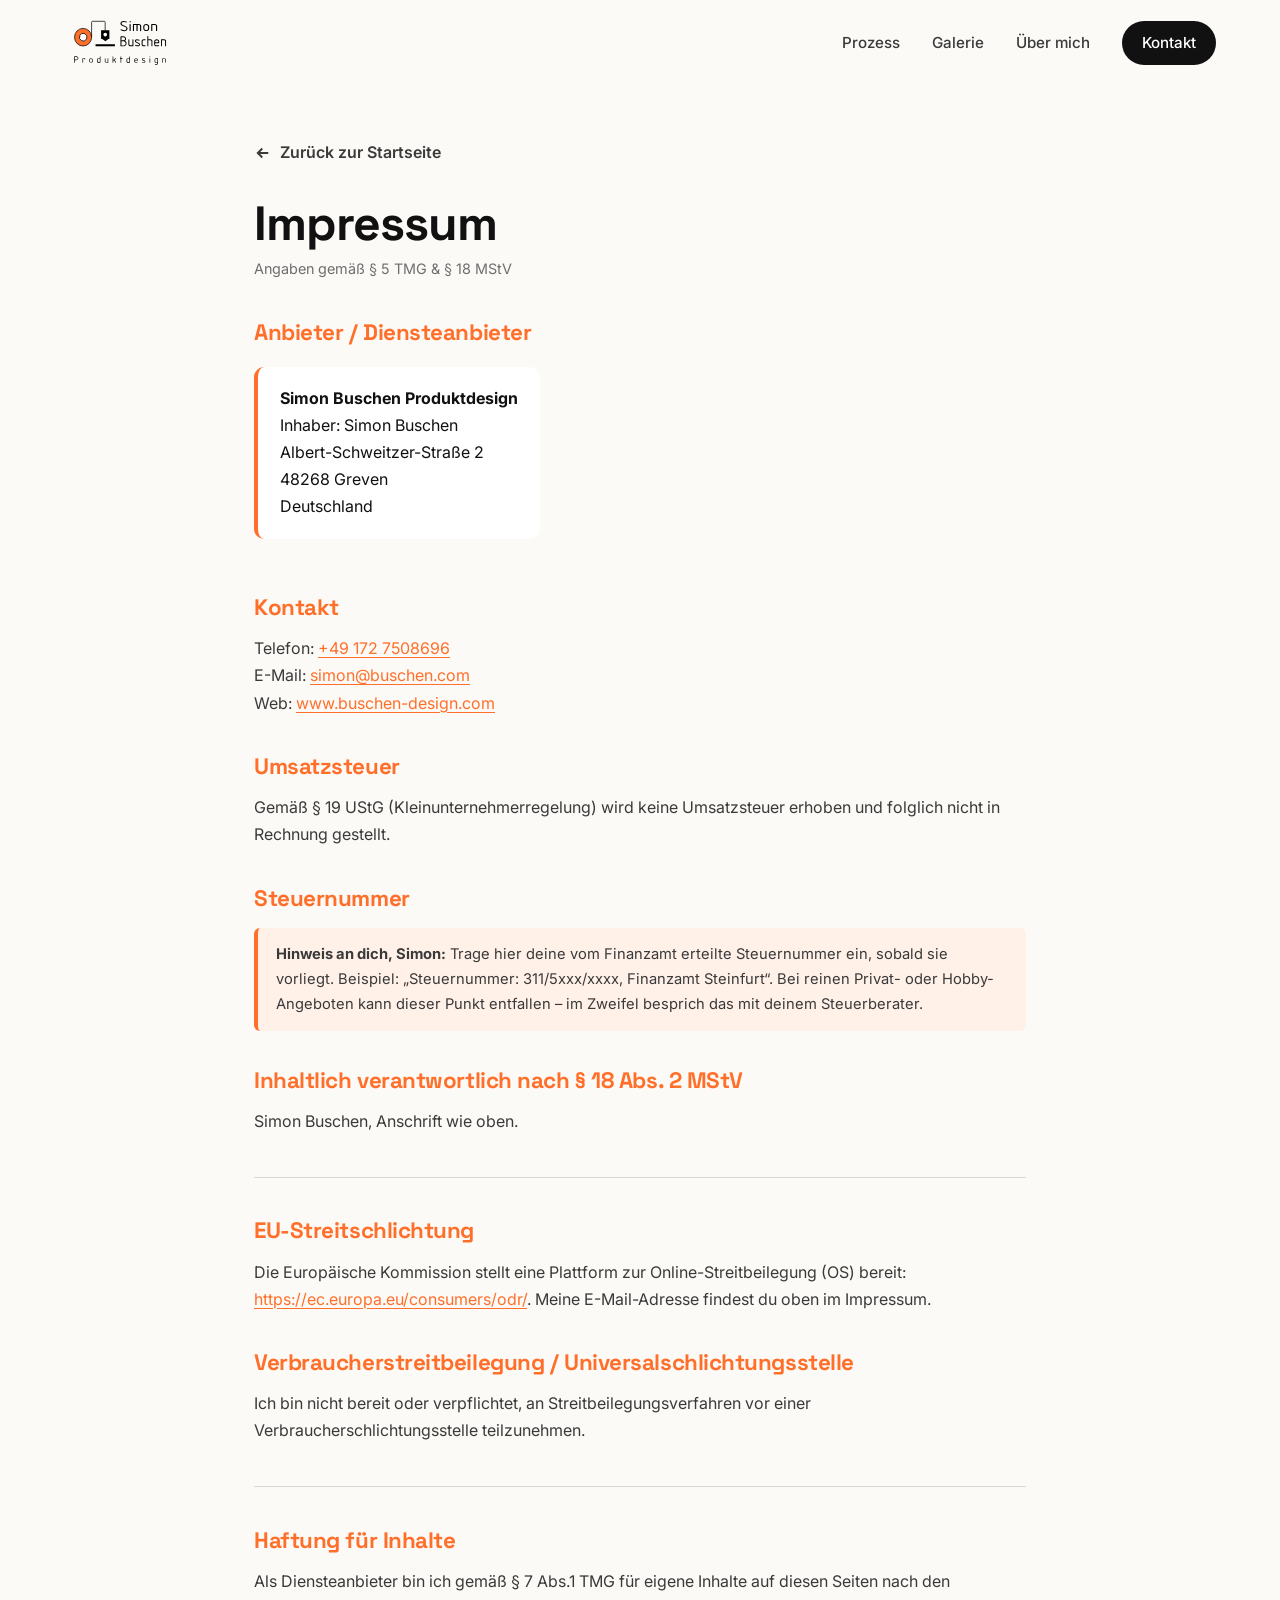
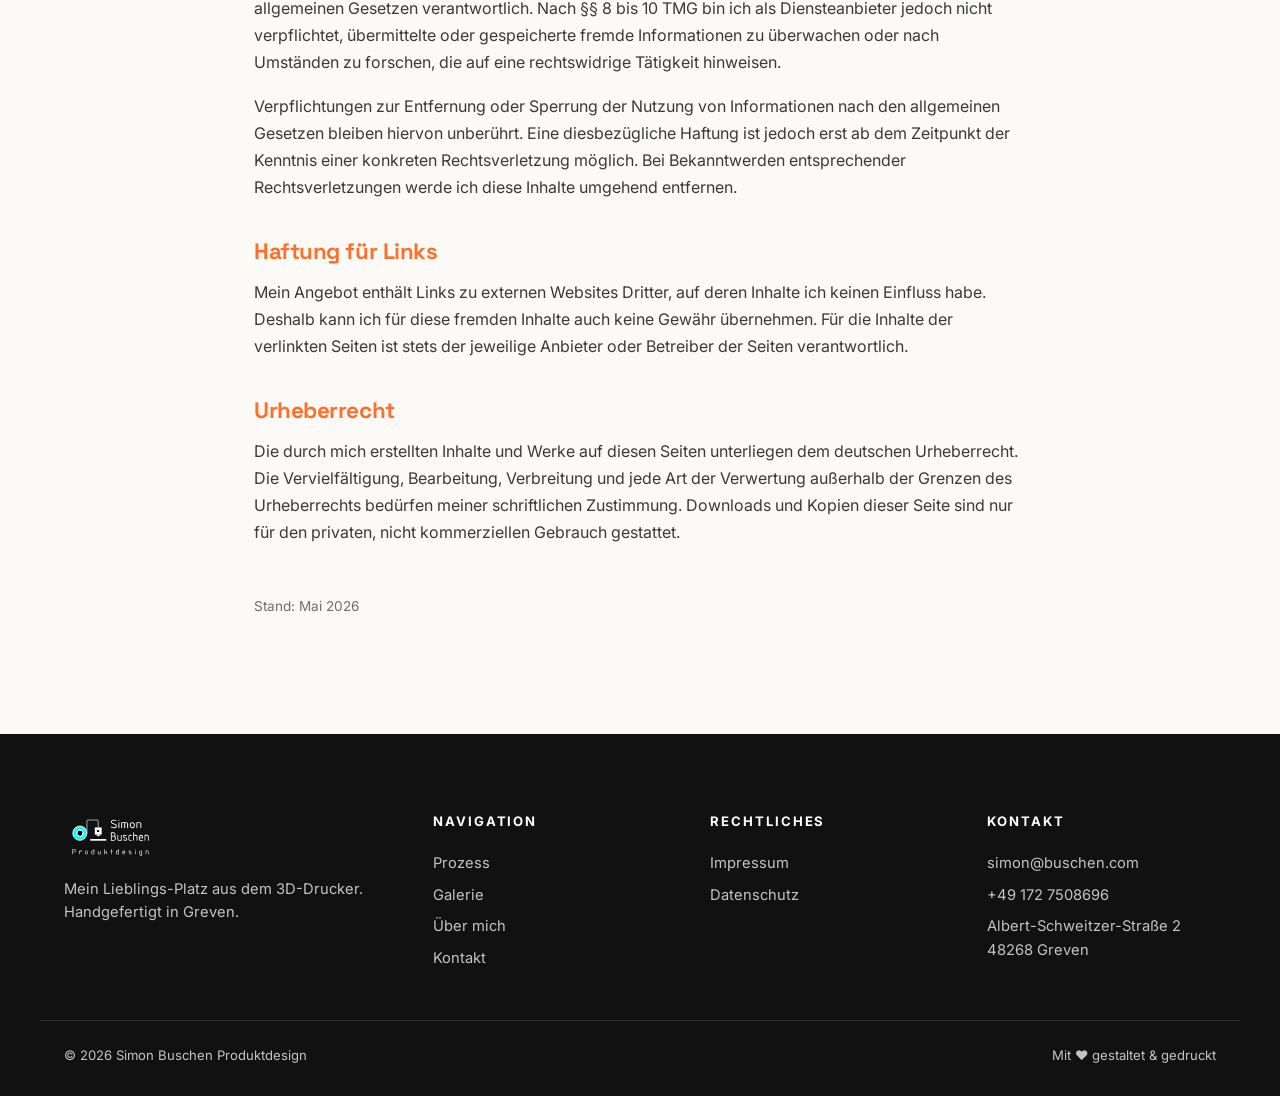
<file: impressum.html>
<!DOCTYPE html>
<html lang="de">
<head>
  <meta charset="UTF-8" />
  <meta name="viewport" content="width=device-width, initial-scale=1.0" />
  <title>Impressum – Simon Buschen Produktdesign</title>
  <meta name="description" content="Impressum von Simon Buschen Produktdesign aus Greven." />
  <meta name="theme-color" content="#ff6f2a" />
  <meta name="robots" content="index, follow" />
  <link rel="icon" type="image/png" href="images/logo-icon.png" />
  <link rel="preconnect" href="https://fonts.googleapis.com" />
  <link rel="preconnect" href="https://fonts.gstatic.com" crossorigin />
  <link href="https://fonts.googleapis.com/css2?family=Inter:wght@400;500;600;700;800;900&family=Space+Grotesk:wght@500;700&display=swap" rel="stylesheet" />
  <link rel="stylesheet" href="styles.css" />
</head>
<body>
  <header class="nav" id="nav">
    <div class="container nav-inner">
      <a href="index.html" class="nav-logo" aria-label="Simon Buschen Produktdesign – Startseite">
        <img class="logo-full" src="images/logo.svg" alt="Simon Buschen Produktdesign" />
        <img class="logo-mark" src="images/logo-icon.svg" alt="Simon Buschen Produktdesign" />
      </a>
      <nav class="nav-links" aria-label="Hauptnavigation">
        <a href="index.html#prozess">Prozess</a>
        <a href="index.html#galerie">Galerie</a>
        <a href="index.html#ueber-mich">Über mich</a>
        <a href="index.html#kontakt" class="nav-cta">Kontakt</a>
      </nav>
      <button class="nav-toggle" id="navToggle" aria-label="Menü öffnen" aria-expanded="false">
        <span></span><span></span><span></span>
      </button>
    </div>
  </header>

  <main class="legal">
    <div class="container">
      <a href="index.html" class="back-link">
        <svg viewBox="0 0 24 24" width="18" height="18" fill="none" stroke="currentColor" stroke-width="2.5"><path d="M19 12H5M11 18l-6-6 6-6"/></svg>
        Zurück zur Startseite
      </a>

      <h1>Impressum</h1>
      <p class="updated">Angaben gemäß § 5 TMG &amp; § 18 MStV</p>

      <h2>Anbieter / Diensteanbieter</h2>
      <address>
        <strong>Simon Buschen Produktdesign</strong><br/>
        Inhaber: Simon Buschen<br/>
        Albert-Schweitzer-Straße 2<br/>
        48268 Greven<br/>
        Deutschland
      </address>

      <h2>Kontakt</h2>
      <p>
        Telefon: <a href="tel:+491727508696">+49 172 7508696</a><br/>
        E-Mail: <a href="mailto:simon@buschen.com">simon@buschen.com</a><br/>
        Web: <a href="https://www.buschen-design.com/">www.buschen-design.com</a>
      </p>

      <h2>Umsatzsteuer</h2>
      <p>
        Gemäß § 19 UStG (Kleinunternehmerregelung) wird keine Umsatzsteuer
        erhoben und folglich nicht in Rechnung gestellt.
      </p>

      <h2>Steuernummer</h2>
      <p class="note">
        <strong>Hinweis an dich, Simon:</strong> Trage hier deine vom Finanzamt
        erteilte Steuernummer ein, sobald sie vorliegt. Beispiel:
        „Steuernummer: 311/5xxx/xxxx, Finanzamt Steinfurt“. Bei reinen Privat-
        oder Hobby-Angeboten kann dieser Punkt entfallen – im Zweifel besprich
        das mit deinem Steuerberater.
      </p>

      <h2>Inhaltlich verantwortlich nach § 18 Abs. 2 MStV</h2>
      <p>
        Simon Buschen, Anschrift wie oben.
      </p>

      <hr/>

      <h2>EU-Streitschlichtung</h2>
      <p>
        Die Europäische Kommission stellt eine Plattform zur
        Online-Streitbeilegung (OS) bereit:
        <a href="https://ec.europa.eu/consumers/odr/" target="_blank" rel="noopener">https://ec.europa.eu/consumers/odr/</a>.
        Meine E-Mail-Adresse findest du oben im Impressum.
      </p>

      <h2>Verbraucherstreitbeilegung / Universalschlichtungsstelle</h2>
      <p>
        Ich bin nicht bereit oder verpflichtet, an Streitbeilegungsverfahren
        vor einer Verbraucherschlichtungsstelle teilzunehmen.
      </p>

      <hr/>

      <h2>Haftung für Inhalte</h2>
      <p>
        Als Diensteanbieter bin ich gemäß § 7 Abs.1 TMG für eigene Inhalte auf
        diesen Seiten nach den allgemeinen Gesetzen verantwortlich. Nach §§
        8 bis 10 TMG bin ich als Diensteanbieter jedoch nicht verpflichtet,
        übermittelte oder gespeicherte fremde Informationen zu überwachen oder
        nach Umständen zu forschen, die auf eine rechtswidrige Tätigkeit
        hinweisen.
      </p>
      <p>
        Verpflichtungen zur Entfernung oder Sperrung der Nutzung von
        Informationen nach den allgemeinen Gesetzen bleiben hiervon unberührt.
        Eine diesbezügliche Haftung ist jedoch erst ab dem Zeitpunkt der
        Kenntnis einer konkreten Rechtsverletzung möglich. Bei Bekanntwerden
        entsprechender Rechtsverletzungen werde ich diese Inhalte umgehend
        entfernen.
      </p>

      <h2>Haftung für Links</h2>
      <p>
        Mein Angebot enthält Links zu externen Websites Dritter, auf deren
        Inhalte ich keinen Einfluss habe. Deshalb kann ich für diese fremden
        Inhalte auch keine Gewähr übernehmen. Für die Inhalte der verlinkten
        Seiten ist stets der jeweilige Anbieter oder Betreiber der Seiten
        verantwortlich.
      </p>

      <h2>Urheberrecht</h2>
      <p>
        Die durch mich erstellten Inhalte und Werke auf diesen Seiten
        unterliegen dem deutschen Urheberrecht. Die Vervielfältigung,
        Bearbeitung, Verbreitung und jede Art der Verwertung außerhalb der
        Grenzen des Urheberrechts bedürfen meiner schriftlichen Zustimmung.
        Downloads und Kopien dieser Seite sind nur für den privaten,
        nicht kommerziellen Gebrauch gestattet.
      </p>

      <p style="margin-top:3rem; font-size:.85rem; color:var(--gray-500);">
        Stand: <span id="legalDate">Mai 2026</span>
      </p>
    </div>
  </main>

  <footer class="footer">
    <div class="container footer-inner">
      <div class="footer-brand">
        <img src="images/logo.svg" alt="Simon Buschen Produktdesign" />
        <p>Mein Lieblings-Platz aus dem 3D-Drucker. Handgefertigt in Greven.</p>
      </div>
      <nav class="footer-nav" aria-label="Footer-Navigation">
        <h4>Navigation</h4>
        <a href="index.html#prozess">Prozess</a>
        <a href="index.html#galerie">Galerie</a>
        <a href="index.html#ueber-mich">Über mich</a>
        <a href="index.html#kontakt">Kontakt</a>
      </nav>
      <div class="footer-legal">
        <h4>Rechtliches</h4>
        <a href="impressum.html">Impressum</a>
        <a href="datenschutz.html">Datenschutz</a>
      </div>
      <div class="footer-contact">
        <h4>Kontakt</h4>
        <a href="mailto:simon@buschen.com">simon@buschen.com</a>
        <a href="tel:+491727508696">+49 172 7508696</a>
        <span>Albert-Schweitzer-Straße 2<br/>48268 Greven</span>
      </div>
    </div>
    <div class="container footer-bottom">
      <span>© <span id="year"></span> Simon Buschen Produktdesign</span>
      <span>Mit ♥ gestaltet &amp; gedruckt</span>
    </div>
  </footer>

  <script>
    document.getElementById('year').textContent = new Date().getFullYear();
    // Sticky nav and mobile toggle
    const nav = document.getElementById('nav');
    window.addEventListener('scroll', () => nav.classList.toggle('scrolled', window.scrollY > 30), { passive: true });
    const t = document.getElementById('navToggle');
    t?.addEventListener('click', () => {
      const open = nav.classList.toggle('open');
      t.setAttribute('aria-expanded', open);
    });
  </script>
</body>
</html>
</file>
<file: styles.css>
/* =====================================================
   Simon Buschen Produktdesign – Website Styles
   Brand: Orange #ff6f2a, Black #111, White #fff
   ===================================================== */

:root {
  --orange: #ff6f2a;
  --orange-dark: #e95812;
  --orange-soft: #fff1e8;
  --black: #111111;
  --gray-900: #1a1a1a;
  --gray-700: #3a3a3a;
  --gray-500: #6e6e6e;
  --gray-300: #d8d8d8;
  --gray-100: #f5f3f0;
  --white: #ffffff;
  --bg: #fbfaf7;

  --shadow-sm: 0 4px 14px rgba(17,17,17,.06);
  --shadow-md: 0 10px 30px rgba(17,17,17,.10);
  --shadow-lg: 0 24px 60px rgba(17,17,17,.16);
  --shadow-orange: 0 12px 32px rgba(255,111,42,.32);

  --radius: 16px;
  --radius-sm: 10px;
  --radius-lg: 24px;

  --font-body: 'Inter', system-ui, -apple-system, Segoe UI, Roboto, sans-serif;
  --font-display: 'Space Grotesk', 'Inter', sans-serif;

  --container: 1200px;
}

* { box-sizing: border-box; margin: 0; padding: 0; }
html { scroll-behavior: smooth; }
body {
  font-family: var(--font-body);
  color: var(--black);
  background: var(--bg);
  line-height: 1.6;
  -webkit-font-smoothing: antialiased;
  overflow-x: hidden;
}
img { max-width: 100%; display: block; }
a { color: inherit; text-decoration: none; }
button { font-family: inherit; cursor: pointer; border: 0; background: none; }

.container {
  max-width: var(--container);
  margin: 0 auto;
  padding: 0 24px;
}

h1, h2, h3, h4 {
  font-family: var(--font-display);
  letter-spacing: -0.02em;
  line-height: 1.1;
}
h2 { font-size: clamp(2rem, 4vw, 3rem); font-weight: 700; }
h3 { font-size: 1.35rem; font-weight: 700; }

.eyebrow {
  display: inline-block;
  font-size: .8rem;
  font-weight: 700;
  letter-spacing: .18em;
  text-transform: uppercase;
  color: var(--orange);
  margin-bottom: 1rem;
}
.lead { font-size: 1.1rem; color: var(--gray-700); max-width: 640px; }

/* Buttons */
.btn {
  display: inline-flex;
  align-items: center;
  gap: .55rem;
  padding: 14px 26px;
  border-radius: 999px;
  font-weight: 600;
  font-size: .98rem;
  transition: all .2s ease;
  white-space: nowrap;
}
.btn-primary {
  background: var(--orange);
  color: var(--white);
  box-shadow: var(--shadow-orange);
}
.btn-primary:hover { background: var(--orange-dark); transform: translateY(-2px); box-shadow: 0 16px 40px rgba(255,111,42,.4); }
.btn-ghost {
  background: transparent;
  color: var(--black);
  border: 2px solid var(--black);
}
.btn-ghost:hover { background: var(--black); color: var(--white); }
.btn-block { width: 100%; justify-content: center; padding: 16px 28px; }

/* ============== NAVIGATION ============== */
.nav {
  position: fixed;
  top: 0; left: 0; right: 0;
  z-index: 100;
  padding: 14px 0;
  background: rgba(251,250,247,.78);
  backdrop-filter: blur(14px) saturate(140%);
  -webkit-backdrop-filter: blur(14px) saturate(140%);
  border-bottom: 1px solid transparent;
  transition: border-color .3s, padding .3s;
}
.nav.scrolled { padding: 8px 0; border-bottom-color: var(--gray-300); }
.nav-inner {
  display: flex; align-items: center; justify-content: space-between;
}
.nav-logo { display: flex; align-items: center; }
.nav-logo img { height: 58px; width: auto; transition: height .25s ease; }
.nav.scrolled .nav-logo img { height: 48px; }
.nav-logo .logo-mark { display: none; }
.nav-links { display: flex; gap: 2rem; align-items: center; }
.nav-links a {
  font-weight: 500; font-size: .95rem; color: var(--gray-700);
  position: relative; padding: 6px 0;
  transition: color .2s;
}
.nav-links a::after {
  content: ''; position: absolute; left: 0; right: 0; bottom: 0;
  height: 2px; background: var(--orange); transform: scaleX(0);
  transform-origin: left; transition: transform .25s ease;
}
.nav-links a:hover { color: var(--black); }
.nav-links a:hover::after { transform: scaleX(1); }
.nav-links a.nav-cta {
  background: var(--black); color: var(--white);
  padding: 10px 20px; border-radius: 999px;
}
.nav-links a.nav-cta::after { display: none; }
.nav-links a.nav-cta:hover { background: var(--orange); }
.nav-toggle {
  display: none; flex-direction: column; gap: 4px; padding: 8px;
}
.nav-toggle span { display: block; width: 24px; height: 2.5px; background: var(--black); border-radius: 2px; transition: transform .25s; }

/* ============== HERO ============== */
.hero {
  position: relative;
  min-height: 100vh;
  padding: 120px 0 80px;
  display: flex;
  align-items: center;
  overflow: hidden;
}
.hero-bg { position: absolute; inset: 0; z-index: 0; pointer-events: none; }
.grid-bg {
  position: absolute; inset: 0;
  background-image:
    linear-gradient(var(--gray-300) 1px, transparent 1px),
    linear-gradient(90deg, var(--gray-300) 1px, transparent 1px);
  background-size: 60px 60px;
  opacity: .35;
  mask-image: radial-gradient(ellipse 90% 60% at 50% 40%, black 30%, transparent 80%);
  -webkit-mask-image: radial-gradient(ellipse 90% 60% at 50% 40%, black 30%, transparent 80%);
}
.blob {
  position: absolute; border-radius: 50%;
  filter: blur(80px); opacity: .55;
  animation: floatBlob 12s ease-in-out infinite;
}
.blob-1 { width: 460px; height: 460px; background: var(--orange); top: -150px; left: -150px; }
.blob-2 { width: 360px; height: 360px; background: #ffd9c2; bottom: -120px; right: -100px; animation-delay: -6s;}
@keyframes floatBlob {
  0%, 100% { transform: translate(0,0) scale(1); }
  50%      { transform: translate(40px, 30px) scale(1.08); }
}

.hero-inner {
  position: relative; z-index: 1;
  display: grid;
  grid-template-columns: 1.1fr .9fr;
  gap: 60px;
  align-items: center;
}
.hero-text { max-width: 580px; }
.hero-badge {
  display: inline-flex; align-items: center; gap: .55rem;
  padding: 8px 16px; border-radius: 999px;
  background: var(--white); border: 1px solid var(--gray-300);
  font-size: .82rem; font-weight: 600; color: var(--gray-700);
  margin-bottom: 1.5rem;
  box-shadow: var(--shadow-sm);
}
.hero-badge .dot {
  width: 8px; height: 8px; border-radius: 50%;
  background: var(--orange); box-shadow: 0 0 0 4px rgba(255,111,42,.18);
  animation: pulse 2s infinite;
}
@keyframes pulse {
  0%, 100% { box-shadow: 0 0 0 4px rgba(255,111,42,.18); }
  50%      { box-shadow: 0 0 0 8px rgba(255,111,42,0); }
}
.hero-title {
  font-size: clamp(2.5rem, 5.5vw, 4.5rem);
  font-weight: 800;
  letter-spacing: -0.04em;
  margin-bottom: 1.25rem;
}
.hero-title .accent {
  color: var(--orange);
  position: relative;
  display: inline-block;
}
.hero-title .accent::after {
  content: ''; position: absolute; left: 0; right: 0; bottom: 6px;
  height: 14px; background: rgba(255,111,42,.2);
  z-index: -1; border-radius: 4px;
}
.hero-sub {
  font-size: 1.18rem;
  color: var(--gray-700);
  margin-bottom: 2rem;
}
.hero-actions {
  display: flex; gap: 1rem; flex-wrap: wrap;
  margin-bottom: 3rem;
}
.hero-stats {
  display: flex; gap: 2.5rem; padding-top: 1.5rem;
  border-top: 1px solid var(--gray-300);
}
.hero-stats > div { display: flex; flex-direction: column; }
.hero-stats strong {
  font-family: var(--font-display); font-size: 1.85rem; font-weight: 700;
  color: var(--black); line-height: 1;
}
.hero-stats span { font-size: .82rem; color: var(--gray-500); margin-top: 4px; }

/* Hero Visual: Animated 2D→3D */
.hero-visual { position: relative; height: 460px; perspective: 1200px; }
.card-stack { position: relative; width: 100%; height: 100%; }
.card {
  position: absolute;
  width: 280px; height: 280px;
  border-radius: var(--radius);
  background: var(--white);
  box-shadow: var(--shadow-lg);
  overflow: hidden;
  border: 1px solid var(--gray-300);
}
.card-label {
  position: absolute; top: 12px; left: 12px;
  background: var(--black); color: var(--white);
  font-size: .7rem; font-weight: 700; letter-spacing: .1em;
  padding: 4px 10px; border-radius: 4px; z-index: 5;
}
.card-2d {
  top: 30px; left: 0;
  transform: rotate(-6deg);
  animation: card2d 6s ease-in-out infinite;
}
.card-3d {
  top: 100px; right: 0;
  transform: rotate(5deg);
  background: linear-gradient(135deg, #c4d8a8 0%, #8fb872 100%);
  animation: card3d 6s ease-in-out infinite;
}
@keyframes card2d {
  0%, 100% { transform: rotate(-6deg) translateY(0); }
  50%      { transform: rotate(-7deg) translateY(-8px); }
}
@keyframes card3d {
  0%, 100% { transform: rotate(5deg) translateY(0); }
  50%      { transform: rotate(6deg) translateY(8px); }
}
.map-2d { width: 100%; height: 100%; display: block; }

/* 3D-Relief built with CSS */
.relief {
  position: absolute; inset: 0; padding: 30px;
  display: grid; grid-template-columns: repeat(4, 1fr); grid-template-rows: repeat(4,1fr);
  gap: 6px;
}
.r {
  background: linear-gradient(180deg, #ffffff 0%, #e0e0e0 100%);
  border-radius: 3px;
  box-shadow: 2px 4px 4px rgba(0,0,0,.18), inset 0 1px 0 rgba(255,255,255,.7);
  transform: translateZ(0);
}
.r1 { grid-column: 1; grid-row: 1; height: 30px; align-self: end; }
.r2 { grid-column: 2; grid-row: 1; height: 50px; align-self: end; }
.r3 { grid-column: 3 / span 2; grid-row: 1; height: 40px; align-self: end; }
.r4 { grid-column: 1; grid-row: 2; height: 60px; align-self: end; }
.r5 { grid-column: 2/span 2; grid-row: 2; height: 75px; align-self: end; background: linear-gradient(180deg, #ffd9c2 0%, #ff6f2a 100%); }
.r6 { grid-column: 4; grid-row: 2; height: 45px; align-self: end; }
.r7 { grid-column: 1/-1; grid-row: 4; height: 24px; align-self: end; background: linear-gradient(180deg, #f5e6d3, #d3bea0); }
.heart-pin {
  position: absolute; top: 38%; left: 48%;
  font-size: 28px; color: #e8253b;
  filter: drop-shadow(0 4px 6px rgba(0,0,0,.3));
  animation: bob 2.4s ease-in-out infinite;
}
@keyframes bob {
  0%, 100% { transform: translateY(0) rotate(-6deg); }
  50%      { transform: translateY(-6px) rotate(6deg); }
}
.arrow-anim {
  position: absolute; top: 50%; left: 50%;
  transform: translate(-50%, -50%);
  color: var(--orange);
  filter: drop-shadow(0 4px 8px rgba(255,111,42,.4));
  animation: arrowMove 2.5s ease-in-out infinite;
  z-index: 3;
}
@keyframes arrowMove {
  0%, 100% { transform: translate(-50%, -50%); opacity: 1; }
  50%      { transform: translate(-30%, -50%); opacity: .7; }
}

.scroll-hint {
  position: absolute; bottom: 32px; left: 50%; transform: translateX(-50%);
  display: flex; flex-direction: column; align-items: center; gap: 4px;
  color: var(--gray-500); font-size: .75rem; letter-spacing: .15em;
  text-transform: uppercase; font-weight: 600;
  animation: bounce 2s infinite;
}
@keyframes bounce {
  0%, 100% { transform: translateX(-50%) translateY(0); }
  50%      { transform: translateX(-50%) translateY(8px); }
}

/* ============== SECTIONS ============== */
.section { padding: 110px 0; position: relative; }
.section-head { text-align: center; margin-bottom: 4rem; max-width: 720px; margin-left: auto; margin-right: auto; }
.section-head h2 { margin-bottom: 1rem; }
.section-head .lead { margin: 0 auto; }

/* ============== PROZESS ============== */
.prozess { background: var(--white); }
.steps {
  list-style: none;
  display: grid; grid-template-columns: repeat(4, 1fr);
  gap: 24px;
  margin-bottom: 5rem;
  counter-reset: step;
}
.step {
  position: relative;
  padding: 36px 28px 32px;
  background: var(--bg);
  border: 1px solid var(--gray-300);
  border-radius: var(--radius);
  transition: all .3s ease;
}
.step:hover {
  transform: translateY(-6px);
  border-color: var(--orange);
  box-shadow: var(--shadow-md);
}
.step-num {
  font-family: var(--font-display);
  position: absolute; top: 16px; right: 20px;
  font-size: 2.4rem; font-weight: 700;
  color: var(--gray-300);
  transition: color .3s;
}
.step:hover .step-num { color: var(--orange); }
.step-icon {
  width: 56px; height: 56px;
  display: grid; place-items: center;
  border-radius: 14px;
  background: var(--orange-soft); color: var(--orange);
  margin-bottom: 1.4rem;
  transition: all .3s;
}
.step:hover .step-icon { background: var(--orange); color: var(--white); transform: scale(1.06); }
.step h3 { margin-bottom: .6rem; font-size: 1.2rem; }
.step p { color: var(--gray-700); font-size: .95rem; line-height: 1.6; }

/* Compare Slider */
.compare-wrapper { max-width: 920px; margin: 0 auto; text-align: center; }
.compare-title { font-size: 1.6rem; margin-bottom: .4rem; }
.compare-sub { color: var(--gray-500); margin-bottom: 1.8rem; }
.compare {
  position: relative;
  aspect-ratio: 4 / 3;
  border-radius: var(--radius-lg);
  overflow: hidden;
  user-select: none;
  cursor: ew-resize;
  box-shadow: var(--shadow-lg);
  background: var(--gray-100);
}
.compare img {
  position: absolute; inset: 0;
  width: 100%; height: 100%;
  object-fit: cover;
  pointer-events: none;
  user-select: none;
}
.compare-before {
  z-index: 2;
  clip-path: inset(0 50% 0 0);
  -webkit-clip-path: inset(0 50% 0 0);
  transition: clip-path .05s linear;
}
.compare-handle {
  position: absolute; top: 0; bottom: 0; left: 50%;
  transform: translateX(-50%);
  z-index: 3;
  pointer-events: none;
}
.compare-line {
  position: absolute; top: 0; bottom: 0; left: 50%; width: 3px;
  background: var(--white); transform: translateX(-50%);
  box-shadow: 0 0 12px rgba(0,0,0,.4);
}
.compare-btn {
  position: absolute; top: 50%; left: 50%;
  transform: translate(-50%, -50%);
  width: 48px; height: 48px;
  border-radius: 50%;
  background: var(--white); color: var(--black);
  display: grid; place-items: center;
  box-shadow: var(--shadow-md);
  pointer-events: auto;
  cursor: ew-resize;
  border: 2px solid var(--orange);
}
.compare-tag {
  position: absolute; top: 16px;
  background: rgba(0,0,0,.7); color: var(--white);
  padding: 6px 12px; border-radius: 6px; font-size: .75rem; font-weight: 700; letter-spacing: .15em;
  z-index: 4; pointer-events: none;
}
.tag-left { left: 16px; }
.tag-right { right: 16px; background: var(--orange); }

/* ============== GALERIE ============== */
.galerie { background: var(--bg); }
.filter-bar {
  display: flex; flex-wrap: wrap; gap: 10px; justify-content: center;
  margin-bottom: 2.5rem;
}
.chip {
  padding: 10px 20px; border-radius: 999px;
  border: 1.5px solid var(--gray-300);
  font-weight: 600; font-size: .9rem;
  transition: all .2s;
  background: var(--white);
}
.chip:hover { border-color: var(--black); }
.chip.active { background: var(--black); color: var(--white); border-color: var(--black); }
.gallery {
  display: grid;
  grid-template-columns: repeat(3, 1fr);
  gap: 24px;
}
.card-img {
  position: relative;
  border-radius: var(--radius);
  overflow: hidden;
  cursor: pointer;
  background: var(--white);
  box-shadow: var(--shadow-sm);
  transition: all .3s;
  aspect-ratio: 1;
}
.card-img:hover { transform: translateY(-4px); box-shadow: var(--shadow-lg); }
.card-img img {
  width: 100%; height: 100%; object-fit: cover;
  transition: transform .6s ease;
}
.card-img:hover img { transform: scale(1.06); }
.card-img figcaption {
  position: absolute; left: 0; right: 0; bottom: 0;
  padding: 18px 20px;
  background: linear-gradient(180deg, transparent 0%, rgba(0,0,0,.78) 100%);
  color: var(--white);
  display: flex; flex-direction: column;
  transform: translateY(28%); opacity: 0;
  transition: all .3s ease;
}
.card-img:hover figcaption { transform: translateY(0); opacity: 1; }
.card-img figcaption span { font-weight: 700; font-size: 1.05rem; }
.card-img figcaption small { color: rgba(255,255,255,.75); font-size: .8rem; margin-top: 2px; }
.card-img.hide { display: none; }

/* Lightbox */
.lightbox {
  position: fixed; inset: 0; z-index: 200;
  background: rgba(0,0,0,.92);
  display: grid; place-items: center;
  padding: 24px;
  animation: fade .25s ease;
}
.lightbox[hidden] { display: none !important; }
.lightbox img { max-width: 100%; max-height: 90vh; border-radius: 8px; box-shadow: var(--shadow-lg); }
.lb-close, .lb-prev, .lb-next {
  position: absolute; color: var(--white); font-size: 2.5rem;
  width: 56px; height: 56px; border-radius: 50%;
  background: rgba(255,255,255,.1); border: 1px solid rgba(255,255,255,.2);
  transition: background .2s;
  display: grid; place-items: center; line-height: 0;
  font-family: var(--font-display);
}
.lb-close:hover, .lb-prev:hover, .lb-next:hover { background: var(--orange); border-color: var(--orange); }
.lb-close { top: 24px; right: 24px; }
.lb-prev { left: 24px; top: 50%; transform: translateY(-50%); }
.lb-next { right: 24px; top: 50%; transform: translateY(-50%); }
@keyframes fade { from { opacity: 0; } to { opacity: 1; } }

/* ============== PREISE ============== */
.preise { background: var(--white); }
.preise-grid {
  display: grid;
  grid-template-columns: repeat(4, 1fr);
  gap: 22px;
  margin-bottom: 2.5rem;
}
.preis-card {
  position: relative;
  display: flex; flex-direction: column;
  padding: 28px 24px 26px;
  background: var(--bg);
  border: 1.5px solid var(--gray-300);
  border-radius: var(--radius);
  transition: all .25s ease;
  overflow: hidden;
}
.preis-card::before {
  content: '';
  position: absolute; top: 0; left: 0; right: 0;
  height: 4px; background: var(--orange);
  transform: scaleX(0); transform-origin: left;
  transition: transform .35s ease;
}
.preis-card:hover {
  transform: translateY(-6px);
  border-color: var(--orange);
  box-shadow: var(--shadow-md);
  background: var(--white);
}
.preis-card:hover::before { transform: scaleX(1); }

.preis-card.preis-feature {
  background: linear-gradient(155deg, #111 0%, #2a2a2a 100%);
  color: var(--white);
  border-color: var(--black);
}
.preis-card.preis-feature::before { background: var(--orange); transform: scaleX(1); height: 5px; }
.preis-card.preis-feature h3 { color: var(--white); }
.preis-card.preis-feature p { color: rgba(255,255,255,.7); }
.preis-card.preis-feature .preis-icon {
  background: rgba(255,111,42,.15); color: var(--orange);
}
.preis-card.preis-feature .preis-art { color: rgba(255,255,255,.45); }
.preis-card.preis-feature:hover { transform: translateY(-6px); box-shadow: 0 24px 60px rgba(0,0,0,.3); }

.preis-tag {
  position: absolute; top: 14px; right: 14px;
  background: var(--orange); color: var(--white);
  font-size: .7rem; font-weight: 700; letter-spacing: .12em;
  padding: 4px 10px; border-radius: 999px;
  text-transform: uppercase;
}
.preis-icon {
  width: 52px; height: 52px;
  border-radius: 12px;
  display: grid; place-items: center;
  background: var(--orange-soft); color: var(--orange);
  margin-bottom: 1.2rem;
}
.preis-icon svg { width: 26px; height: 26px; }
.preis-card h3 {
  font-size: 1.1rem;
  margin-bottom: .4rem;
  color: var(--black);
  font-weight: 700;
  font-family: var(--font-display);
  letter-spacing: -.01em;
}
.preis-card p {
  font-size: .88rem;
  color: var(--gray-700);
  line-height: 1.5;
  margin-bottom: 1.4rem;
  flex-grow: 1;
}
.preis-row {
  display: flex; align-items: baseline; gap: 6px;
  margin-bottom: .4rem;
}
.preis-amount {
  font-family: var(--font-display);
  font-size: 1.85rem;
  font-weight: 700;
  color: var(--orange);
  letter-spacing: -.02em;
  line-height: 1;
}
.preis-card.preis-feature .preis-amount { color: var(--white); }
.preis-unit {
  font-size: .8rem;
  color: var(--gray-500);
  font-weight: 500;
}
.preis-card.preis-feature .preis-unit { color: rgba(255,255,255,.5); }
.preis-art {
  display: block;
  font-size: .72rem;
  color: var(--gray-500);
  font-weight: 600;
  letter-spacing: .08em;
  text-transform: uppercase;
}

.preise-note {
  display: flex; align-items: center; gap: 18px;
  background: var(--orange-soft);
  border-radius: var(--radius);
  padding: 20px 24px;
  margin-bottom: 2.5rem;
  border-left: 4px solid var(--orange);
}
.preise-note-icon {
  width: 44px; height: 44px;
  border-radius: 50%;
  background: var(--orange); color: var(--white);
  display: grid; place-items: center;
  flex-shrink: 0;
}
.preise-note-icon svg { width: 22px; height: 22px; }
.preise-note > div:last-child { display: flex; flex-direction: column; gap: 2px; }
.preise-note strong { font-size: 1rem; color: var(--black); }
.preise-note span { color: var(--gray-700); font-size: .92rem; line-height: 1.5; }

.preise-cta {
  text-align: center;
}
.preise-cta p {
  font-size: 1.05rem;
  color: var(--gray-700);
  margin-bottom: 1.2rem;
}

/* ============== ÜBER MICH ============== */
.ueber { background: var(--white); }
.ueber-grid {
  display: grid;
  grid-template-columns: 1fr 1fr;
  gap: 64px;
  align-items: center;
}
.ueber-img {
  position: relative;
  border-radius: var(--radius-lg);
  overflow: hidden;
  box-shadow: var(--shadow-lg);
}
.ueber-img img { aspect-ratio: 4/3; object-fit: cover; }
.ueber-img-tag {
  position: absolute; bottom: 20px; left: 20px;
  background: var(--orange); color: var(--white);
  padding: 8px 16px; border-radius: 8px;
  font-size: .8rem; font-weight: 700; letter-spacing: .12em;
  box-shadow: var(--shadow-md);
}
.ueber-text h2 { margin-bottom: 1.2rem; }
.ueber-text .lead { margin-bottom: 1rem; }
.ueber-text p { color: var(--gray-700); margin-bottom: 1.4rem; }
.ueber-list { list-style: none; margin-bottom: 2rem; }
.ueber-list li {
  display: flex; gap: .8rem; align-items: center;
  padding: 10px 0;
  font-weight: 500; color: var(--gray-700);
  border-bottom: 1px solid var(--gray-300);
}
.ueber-list li:last-child { border-bottom: 0; }
.ueber-list li span { color: var(--orange); font-size: 1.1rem; }

/* ============== KONTAKT ============== */
.kontakt {
  background: linear-gradient(180deg, var(--bg) 0%, var(--gray-100) 100%);
}
.kontakt-grid {
  display: grid;
  grid-template-columns: 1fr 1.05fr;
  gap: 64px;
  align-items: start;
}
.kontakt-info h2 { margin-bottom: 1.2rem; }
.kontakt-info .lead { margin-bottom: 2rem; }
.kontakt-cards { display: grid; gap: 12px; }
.kontakt-card {
  display: grid;
  grid-template-columns: 48px 1fr;
  grid-template-rows: auto auto;
  gap: 4px 16px;
  align-items: center;
  padding: 18px 22px;
  background: var(--white);
  border-radius: var(--radius);
  box-shadow: var(--shadow-sm);
  transition: all .25s;
  border: 1px solid transparent;
}
.kontakt-card:hover { border-color: var(--orange); transform: translateX(4px); }
.kc-icon {
  grid-row: span 2;
  width: 48px; height: 48px;
  border-radius: 12px;
  background: var(--orange-soft); color: var(--orange);
  display: grid; place-items: center;
}
.kc-icon svg { width: 22px; height: 22px; }
.kontakt-card strong { font-weight: 700; font-size: .98rem; }
.kontakt-card span:not(.kc-icon) { color: var(--gray-700); font-size: .9rem; }

.kontakt-form {
  background: var(--white);
  border-radius: var(--radius-lg);
  padding: 36px 32px;
  box-shadow: var(--shadow-md);
  border: 1px solid var(--gray-300);
}
.kontakt-form h3 { margin-bottom: 1.6rem; font-size: 1.5rem; }
.kontakt-form label {
  display: block;
  margin-bottom: 16px;
}
.kontakt-form label > span:first-child {
  display: block;
  font-size: .82rem; font-weight: 600;
  margin-bottom: 6px;
  color: var(--gray-700);
}
.kontakt-form input,
.kontakt-form select,
.kontakt-form textarea {
  width: 100%;
  padding: 12px 14px;
  border-radius: 10px;
  border: 1.5px solid var(--gray-300);
  font-family: inherit; font-size: .96rem;
  background: var(--bg);
  transition: all .2s;
  color: var(--black);
}
.kontakt-form input:focus,
.kontakt-form select:focus,
.kontakt-form textarea:focus {
  outline: 0;
  border-color: var(--orange);
  background: var(--white);
  box-shadow: 0 0 0 4px rgba(255,111,42,.15);
}
.kontakt-form textarea { resize: vertical; min-height: 110px; font-family: inherit; }
.kontakt-form .row {
  display: grid; grid-template-columns: 1fr 1fr; gap: 12px;
}
.kontakt-form .checkbox {
  display: flex; gap: 10px; align-items: flex-start;
  font-size: .85rem; color: var(--gray-700);
  margin-bottom: 1.4rem;
}
.kontakt-form .checkbox input { width: auto; margin-top: 3px; accent-color: var(--orange); }
.form-status {
  margin-top: 12px; font-size: .9rem; text-align: center;
}
.form-status.success { color: #1a8245; }
.form-status.error { color: #b8332b; }

/* ============== FOOTER ============== */
.footer {
  background: var(--black);
  color: rgba(255,255,255,.75);
  padding: 80px 0 30px;
  margin-top: 0;
}
.footer-inner {
  display: grid;
  grid-template-columns: 1.4fr 1fr 1fr 1fr;
  gap: 48px;
  padding-bottom: 50px;
  border-bottom: 1px solid rgba(255,255,255,.12);
}
.footer-brand img { height: 48px; filter: invert(1) brightness(2); margin-bottom: 16px; }
.footer-brand p { font-size: .92rem; max-width: 320px; }
.footer h4 {
  font-size: .82rem; letter-spacing: .15em; text-transform: uppercase;
  margin-bottom: 16px; color: var(--white);
  font-family: var(--font-body); font-weight: 700;
}
.footer-nav, .footer-legal, .footer-contact { display: flex; flex-direction: column; gap: 8px; font-size: .92rem; }
.footer a { transition: color .2s; }
.footer a:hover { color: var(--orange); }
.footer-bottom {
  display: flex; justify-content: space-between;
  font-size: .82rem; padding-top: 24px;
  flex-wrap: wrap; gap: 8px;
}

/* ============== LEGAL PAGES (Impressum / Datenschutz) ============== */
.legal {
  padding: 140px 0 100px;
  min-height: 60vh;
  background: var(--bg);
}
.legal .container { max-width: 820px; }
.legal h1 {
  font-family: var(--font-display);
  font-size: clamp(2rem, 4vw, 3rem);
  font-weight: 800;
  margin-bottom: .4rem;
  letter-spacing: -.02em;
}
.legal .updated {
  color: var(--gray-500); font-size: .9rem;
  margin-bottom: 2.5rem;
}
.legal h2 {
  font-size: 1.4rem;
  margin: 2.4rem 0 .9rem;
  color: var(--orange);
  font-weight: 700;
}
.legal h3 {
  font-size: 1.05rem;
  margin: 1.6rem 0 .6rem;
  font-weight: 700;
}
.legal p { color: var(--gray-700); margin-bottom: 1rem; line-height: 1.7; }
.legal a { color: var(--orange); text-decoration: underline; text-underline-offset: 3px; }
.legal a:hover { color: var(--orange-dark); }
.legal address {
  font-style: normal;
  background: var(--white);
  padding: 18px 22px;
  border-radius: var(--radius-sm);
  border-left: 4px solid var(--orange);
  display: inline-block;
  line-height: 1.7;
  margin: .4rem 0 1.2rem;
}
.legal .back-link {
  display: inline-flex; align-items: center; gap: .5rem;
  margin-bottom: 2rem; font-weight: 600;
  color: var(--gray-700); text-decoration: none;
}
.legal .back-link:hover { color: var(--orange); }
.legal ul { padding-left: 22px; margin-bottom: 1rem; color: var(--gray-700); }
.legal ul li { margin-bottom: .4rem; line-height: 1.7; }
.legal hr {
  border: 0; border-top: 1px solid var(--gray-300);
  margin: 2.6rem 0;
}
.legal .note {
  background: var(--orange-soft);
  border-left: 4px solid var(--orange);
  padding: 14px 18px; margin: 1rem 0;
  font-size: .92rem; color: var(--gray-700);
  border-radius: 6px;
}

/* ============== ANIMATIONS ============== */
.reveal {
  opacity: 0; transform: translateY(30px);
  transition: opacity .7s ease, transform .7s ease;
}
.reveal.in { opacity: 1; transform: translateY(0); }

/* ============== RESPONSIVE ============== */
@media (max-width: 720px) {
  .nav-logo .logo-full { display: none; }
  .nav-logo .logo-mark { display: block; height: 44px; }
  .nav.scrolled .nav-logo .logo-mark { height: 38px; }
}

@media (max-width: 980px) {
  .hero-inner { grid-template-columns: 1fr; gap: 30px; }
  .hero-visual { height: 360px; max-width: 540px; margin: 0 auto; }
  .steps { grid-template-columns: repeat(2,1fr); }
  .gallery { grid-template-columns: repeat(2, 1fr); }
  .preise-grid { grid-template-columns: repeat(2, 1fr); }
  .ueber-grid { grid-template-columns: 1fr; gap: 40px; }
  .kontakt-grid { grid-template-columns: 1fr; gap: 40px; }
  .footer-inner { grid-template-columns: 1fr 1fr; gap: 30px; }
  .nav-links { display: none; }
  .nav-toggle { display: flex; }
  .nav.open .nav-links {
    display: flex; flex-direction: column;
    position: absolute; top: 100%; left: 0; right: 0;
    background: var(--white); padding: 20px; gap: 0;
    box-shadow: var(--shadow-md);
    border-top: 1px solid var(--gray-300);
  }
  .nav.open .nav-links a {
    padding: 14px 0; border-bottom: 1px solid var(--gray-300);
    font-size: 1rem;
  }
  .nav.open .nav-links a:last-child { border-bottom: 0; }
  .nav.open .nav-links a.nav-cta { background: var(--orange); color: var(--white); margin-top: 8px; }
  .section { padding: 80px 0; }
  .hero { padding: 100px 0 60px; }
}
@media (max-width: 640px) {
  .gallery { grid-template-columns: 1fr; }
  .steps { grid-template-columns: 1fr; }
  .preise-grid { grid-template-columns: 1fr; }
  .preise-note { flex-direction: column; align-items: flex-start; }
  .footer-inner { grid-template-columns: 1fr; }
  .kontakt-form { padding: 24px 20px; }
  .kontakt-form .row { grid-template-columns: 1fr; }
  .hero-stats { gap: 1.5rem; flex-wrap: wrap; }
  .hero-actions .btn { width: 100%; justify-content: center; }
}

@media (prefers-reduced-motion: reduce) {
  *, *::before, *::after { animation-duration: 0.01ms !important; transition-duration: 0.01ms !important; }
  html { scroll-behavior: auto; }
}
</file>
